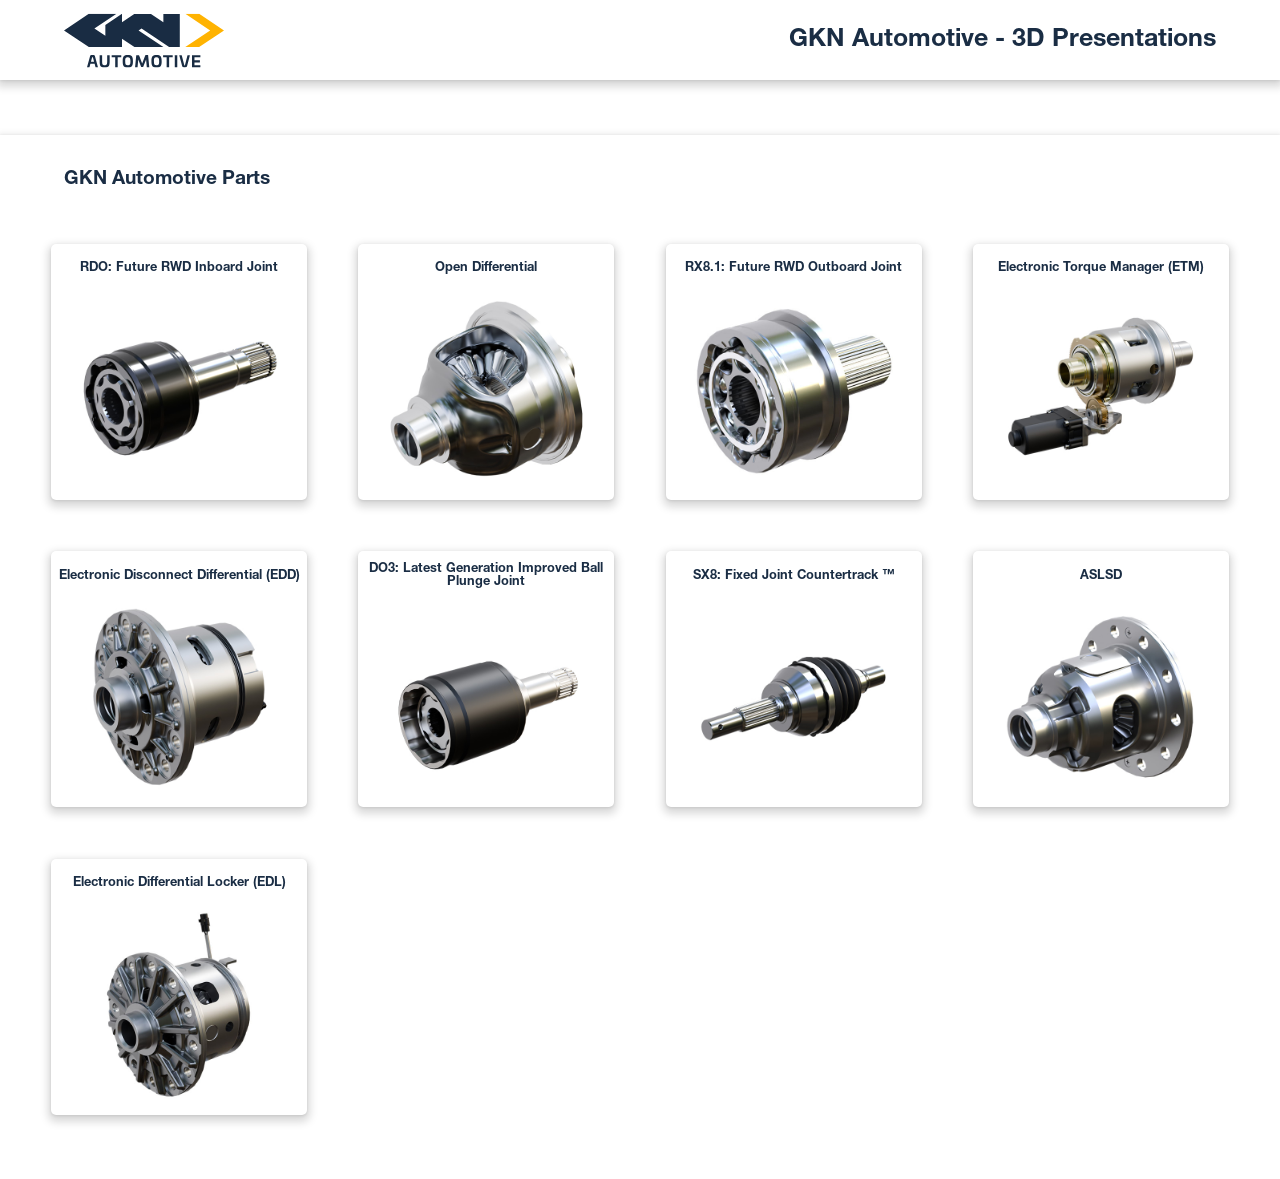
<file: index.html>
<!doctype html>
<html lang="en">

<head>
  <meta charset="UTF-8" />
  <link rel="icon" type="image/svg+xml" href="./Cheveron_process copy-frei.png" />
  <meta name="viewport" content="width=device-width, initial-scale=1.0" />
  <title>GKN 3D Presentations</title>
  <!-- css -->

  <link rel="manifest" href="./manifest.webmanifest">
  <meta name="theme-color" content="#1a1a1a">
  <meta name="mobile-web-app-capable" content="yes">
  <meta name="apple-mobile-web-app-status-bar-style" content="black-translucent">
  
  <!-- Safari/iOS specific meta tags -->
  <meta name="apple-mobile-web-app-capable" content="yes">
  <meta name="apple-mobile-web-app-title" content="GKN 3D">
  <link rel="apple-touch-icon" href="./Icon.png">
  <link rel="apple-touch-startup-image" href="./Icon.png">

  <script type="module" crossorigin src="./assets/index-BbZHvF1y.js"></script>
  <link rel="modulepreload" crossorigin href="./assets/registerSW-DZd08vq9.js">
  <link rel="stylesheet" crossorigin href="./assets/registerSW-akzN68TD.css">
  <link rel="stylesheet" crossorigin href="./assets/index-C89SPotJ.css">
  <script type="module">import.meta.url;import("_").catch(()=>1);(async function*(){})().next();if(location.protocol!="file:"){window.__vite_is_modern_browser=true}</script>
  <script type="module">!function(){if(window.__vite_is_modern_browser)return;console.warn("vite: loading legacy chunks, syntax error above and the same error below should be ignored");var e=document.getElementById("vite-legacy-polyfill"),n=document.createElement("script");n.src=e.src,n.onload=function(){System.import(document.getElementById('vite-legacy-entry').getAttribute('data-src'))},document.body.appendChild(n)}();</script>
</head>

<body>
  <div id="app-home">
    <div id="heading">
      <div id="logo"></div>
      <div id="homeTitle">GKN Automotive - 3D Presentations</div>
    </div>
    <div id="devicesContainer">
      <div id="devicesTitle">GKN Automotive Parts</div>
      <div id="devicesListContainer">
        <a href="./rdo.html">
          <div class="deviceContainer">
            <div class="deviceName">RDO: Future RWD Inboard Joint</div>
            <div class="deviceImage" id="rdoImage"></div>
          </div>
        </a>
        <!-- <a href="https://quincecreative.github.io/openDifferential/"> -->
        <a href="./openDifferential.html">
          <div class="deviceContainer">
            <div class="deviceName">Open Differential</div>
            <div class="deviceImage" id="openDifferentialImage"></div>
          </div>
        </a>
        <!-- <a href="https://quincecreative.github.io/RX8/"> -->
        <a href="./rx8.html">
          <div class="deviceContainer">
            <div class="deviceName">RX8.1: Future RWD Outboard Joint</div>
            <div class="deviceImage" id="rx8Image"></div>
          </div>
        </a>
        <!-- <a href="https://quincecreative.github.io/ETM/"> -->
        <a href="./etm.html">
          <div class="deviceContainer">
            <div class="deviceName">Electronic Torque Manager (ETM)</div>
            <div class="deviceImage" id="etmImage"></div>
          </div>
        </a>
        <!-- <a href="https://quincecreative.github.io/EDD/"> -->
        <a href="./edd.html">
          <div class="deviceContainer">
            <div class="deviceName">Electronic Disconnect Differential (EDD)</div>
            <div class="deviceImage" id="eddImage"></div>
          </div>
        </a>
        <!-- <a href="https://quincecreative.github.io/DO3/"> -->
        <a href="./do3.html">
          <div class="deviceContainer">
            <div class="deviceName">DO3: Latest Generation Improved Ball Plunge Joint</div>
            <div class="deviceImage" id="do3Image"></div>
          </div>
        </a>
        <a href="./sx8_asm.html">
          <div class="deviceContainer">
            <div class="deviceName">SX8: Fixed Joint Countertrack ™</div>
            <div class="deviceImage" id="sx8Image"></div>
          </div>
        </a>
        <a href="./aslsd.html">
          <div class="deviceContainer">
            <div class="deviceName">ASLSD</div>
            <div class="deviceImage" id="aslsdImage"></div>
          </div>
        </a>
        <a href="./edl.html">
          <div class="deviceContainer">
            <div class="deviceName">Electronic Differential Locker (EDL)</div>
            <div class="deviceImage" id="edlImage"></div>
          </div>
        </a>
      </div>
    </div>
  <script nomodule>!function(){var e=document,t=e.createElement("script");if(!("noModule"in t)&&"onbeforeload"in t){var n=!1;e.addEventListener("beforeload",(function(e){if(e.target===t)n=!0;else if(!e.target.hasAttribute("nomodule")||!n)return;e.preventDefault()}),!0),t.type="module",t.src=".",e.head.appendChild(t),t.remove()}}();</script>
  <script nomodule crossorigin id="vite-legacy-polyfill" src="./assets/polyfills-legacy-Cq4gPTny.js"></script>
  <script nomodule crossorigin id="vite-legacy-entry" data-src="./assets/index-legacy-ohpkfy7d.js">System.import(document.getElementById('vite-legacy-entry').getAttribute('data-src'))</script>
</body>

</html>
</file>
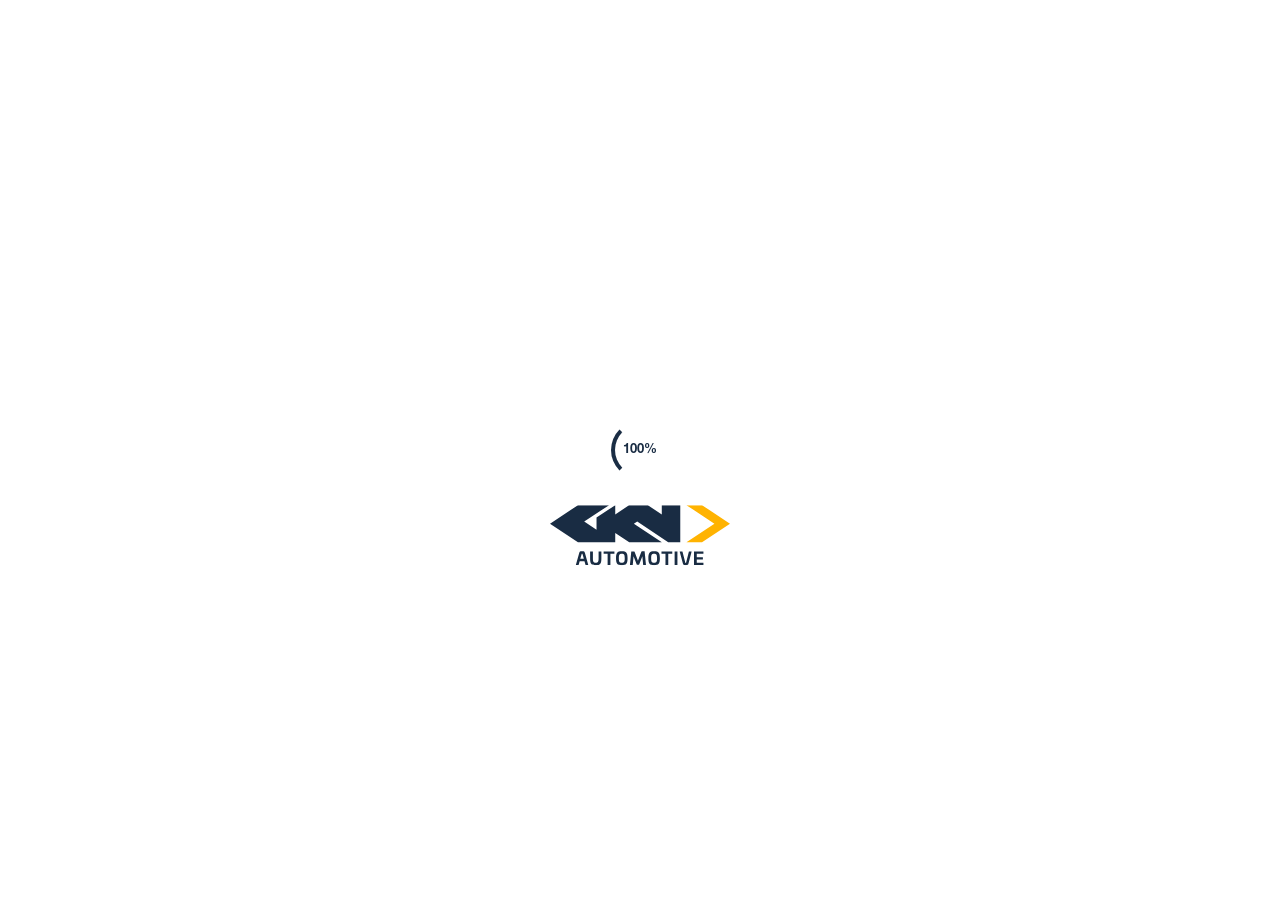
<file: aslsd.html>
<!doctype html>
<html lang="en">

<head>
    <meta charset="UTF-8" />
    <link rel="icon" type="image/svg+xml" href="./Cheveron_process copy-frei.png" />
    <meta name="viewport" content="width=device-width, initial-scale=1.0" />
    <title>GKN - ASLSD</title>
    <!-- css -->
    <!-- Add Font Awesome CSS -->
    <!-- <link rel="stylesheet" href="style/font-awesome-6-5-1.css"> -->
    
    <link rel="manifest" href="./manifest.webmanifest">
    <meta name="theme-color" content="#1a1a1a">
    <meta name="mobile-web-app-capable" content="yes">
    <meta name="apple-mobile-web-app-status-bar-style" content="black-translucent">
    
    <!-- Safari/iOS specific meta tags -->
    <meta name="apple-mobile-web-app-capable" content="yes">
    <meta name="apple-mobile-web-app-title" content="GKN 3D">
    <link rel="apple-touch-icon" href="./Icon.png">
    <link rel="apple-touch-startup-image" href="./Icon.png">
  <script type="module" crossorigin src="./assets/aslsd-BNoH6BZf.js"></script>
  <link rel="modulepreload" crossorigin href="./assets/registerSW-DZd08vq9.js">
  <link rel="modulepreload" crossorigin href="./assets/orientationChengeChecker-BI50UZJ1.js">
  <link rel="modulepreload" crossorigin href="./assets/meshVisibilityHagdler-DMKPUQ71.js">
  <link rel="stylesheet" crossorigin href="./assets/registerSW-akzN68TD.css">
  <script type="module">import.meta.url;import("_").catch(()=>1);(async function*(){})().next();if(location.protocol!="file:"){window.__vite_is_modern_browser=true}</script>
  <script type="module">!function(){if(window.__vite_is_modern_browser)return;console.warn("vite: loading legacy chunks, syntax error above and the same error below should be ignored");var e=document.getElementById("vite-legacy-polyfill"),n=document.createElement("script");n.src=e.src,n.onload=function(){System.import(document.getElementById('vite-legacy-entry').getAttribute('data-src'))},document.body.appendChild(n)}();</script>
</head>

<body>
    <div id="app">
        <!-- loading spinnerrrrr -->
        <div id="loadingSpinner">
            <div id="loadingSpinnerBorder"></div>
            <div id="loadingPercentages">0%</div>
            <div id="loadingLogo"></div>
            <!-- <div id="loadingLogo" style="background-image: url(jasperosso_logo_txt_black.svg)"></div> -->
        </div>

        <!-- FLIP DEVICE -->
        <div id="orientationScreenContainer">
            <div id="orientationScreenLogo"></div>
            <div id="orientationScreenImg"></div>
            <div id="orientationScreenText">Please rotate your device</div>
        </div>

        <canvas id="renderCanvas"></canvas>

        <a href="./index.html">
            <div id="goToHomeButton">
                <!-- <i class="fa-solid fa-arrow-left"></i> -->
            </div>
        </a>

        <div id="modelNameContainer">
            <div id="modelNameText">ASLSD</div>
        </div>

        <div id="productDisplayLogo"></div>

        <!-- actions container -->
        <div id="actionsContainer">
            <div class="actionButton" id="assembleActionButton" style="background-image: url(./icons/assemble3.svg);">
            </div>
            <div class="actionButton" id="disassembleActionButton"
                style="background-image: url(./icons/disassemble3.svg);"></div>
            <div class="actionButton" id="playActionButton" style="background-image: url(./icons/play.svg);"></div>
        </div>

        <!-- anotations -->
        <div id="anotationVisibilityContainer" style="left: 230px;">
            <div id="anotationVisibilityText">Annotations</div>
            <input type="checkbox" id="anotationVisibilityCheckbox" checked>
        </div>


        <!-- <div id="title">ATOM 2 PRO</div> -->
        <div id="menu-container">
            <div id="menuTittle">
                <!-- <div id="menuTittleIcon"><i id="menuTittleIconFa" class="fa-solid fa-chevron-right"></i></div> -->
                <div id="menuTittleText">ASLSD</div>
            </div>

            <div id="menuContent">
                <div id="menuContentImage">
                    <div id="playVideoContainer">
                        <video id="playVideoVideo" src="./videos/ASLSD_Strelice_1_720.mp4" muted loop></video>
                    </div>
                </div>
                <div id="menuContentText"></div>
            </div>

        </div>

        <!-- VIDEO -->
        <!-- <div id="playVideoContainer">
            <video id="playVideoVideo" src="./videos/aslsd_animation_video.mp4" muted loop></video>
        </div> -->

        <!-- FPS -->
        <!-- <p id='fps'
    style="position: absolute; bottom: 1vw; right: 20vw; font-size: 40px; color: rgb(255, 255, 255); z-index: 1000;">
    1111</p>
    </div> -->
  <script nomodule>!function(){var e=document,t=e.createElement("script");if(!("noModule"in t)&&"onbeforeload"in t){var n=!1;e.addEventListener("beforeload",(function(e){if(e.target===t)n=!0;else if(!e.target.hasAttribute("nomodule")||!n)return;e.preventDefault()}),!0),t.type="module",t.src=".",e.head.appendChild(t),t.remove()}}();</script>
  <script nomodule crossorigin id="vite-legacy-polyfill" src="./assets/polyfills-legacy-Cq4gPTny.js"></script>
  <script nomodule crossorigin id="vite-legacy-entry" data-src="./assets/aslsd-legacy-CCUJGMlV.js">System.import(document.getElementById('vite-legacy-entry').getAttribute('data-src'))</script>
</body>

</html>
</file>
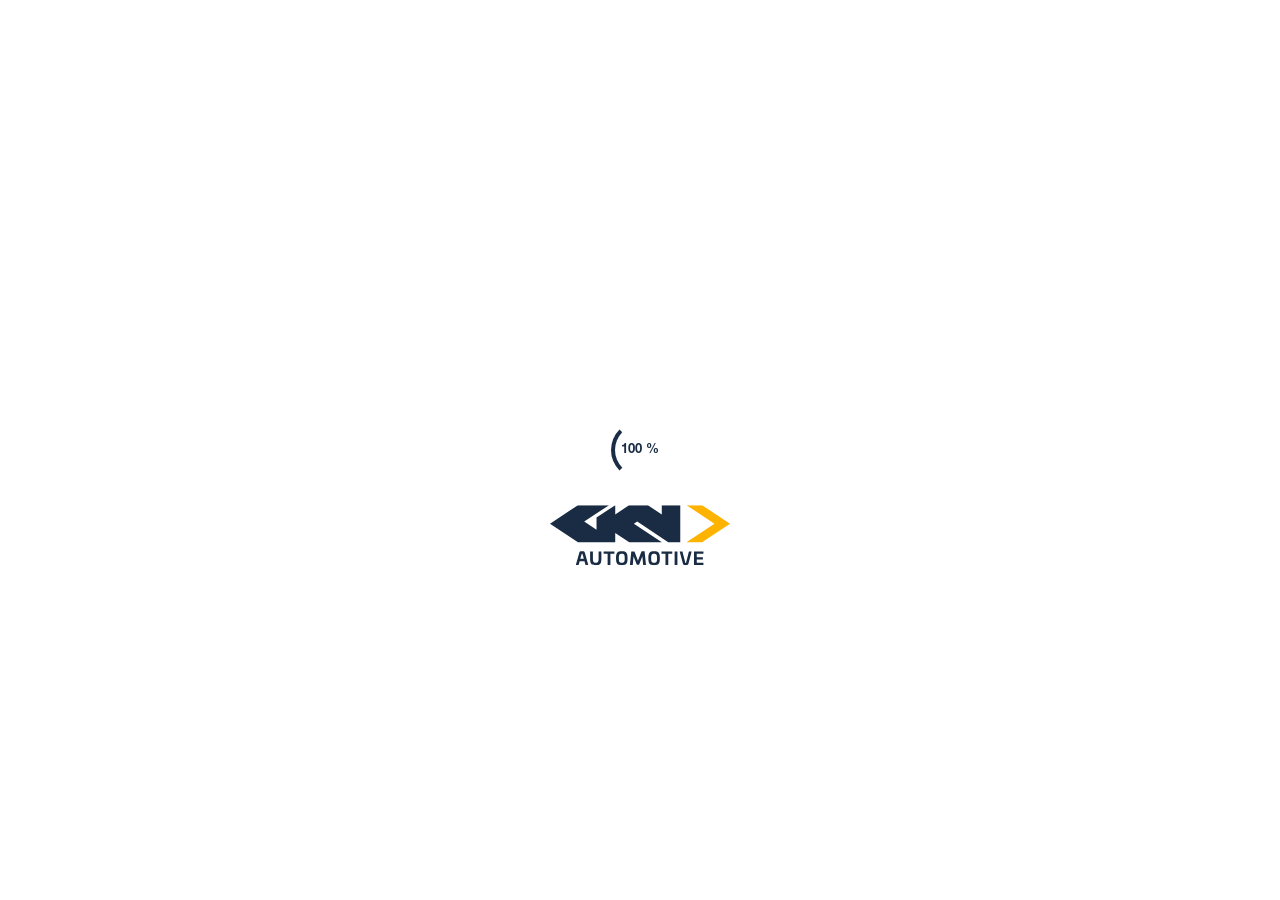
<file: aslsdMazda.html>
<!doctype html>
<html lang="en">

<head>
    <meta charset="UTF-8" />
    <link rel="icon" type="image/svg+xml" href="./Cheveron_process copy-frei.png" />
    <meta name="viewport" content="width=device-width, initial-scale=1.0" />
    <title>GKN - ASLSD Mazda</title>
    <!-- css -->
    <!-- Add Font Awesome CSS -->
    <link rel="stylesheet" href="https://cdnjs.cloudflare.com/ajax/libs/font-awesome/6.5.1/css/all.min.css">

  <script type="module" crossorigin src="./assets/aslsdMazda-C4YPW39L.js"></script>
  <link rel="modulepreload" crossorigin href="./assets/style-e9omIuDW.js">
  <link rel="modulepreload" crossorigin href="./assets/orientationChengeChecker-C3xQHsJx.js">
  <link rel="modulepreload" crossorigin href="./assets/meshVisibilityHagdler-DjvtxNQU.js">
  <link rel="stylesheet" crossorigin href="./assets/style-BDjtOpyY.css">
  <script type="module">import.meta.url;import("_").catch(()=>1);(async function*(){})().next();if(location.protocol!="file:"){window.__vite_is_modern_browser=true}</script>
  <script type="module">!function(){if(window.__vite_is_modern_browser)return;console.warn("vite: loading legacy chunks, syntax error above and the same error below should be ignored");var e=document.getElementById("vite-legacy-polyfill"),n=document.createElement("script");n.src=e.src,n.onload=function(){System.import(document.getElementById('vite-legacy-entry').getAttribute('data-src'))},document.body.appendChild(n)}();</script>
</head>

<body>
    <div id="app">
        <!-- loading spinnerrrrr -->
        <div id="loadingSpinner">
            <div id="loadingSpinnerBorder"></div>
            <div id="loadingPercentages">0%</div>
            <div id="loadingLogo"></div>
            <!-- <div id="loadingLogo" style="background-image: url(jasperosso_logo_txt_black.svg)"></div> -->
        </div>

        <!-- FLIP DEVICE -->
        <div id="orientationScreenContainer">
            <div id="orientationScreenLogo"></div>
            <div id="orientationScreenImg"></div>
            <div id="orientationScreenText">Please rotate your device</div>
        </div>

        <canvas id="renderCanvas"></canvas>

        <a href="./index.html">
            <div id="goToHomeButton">
                <i class="fa-solid fa-arrow-left"></i>
            </div>
        </a>

        <div id="modelNameContainer">
            <div id="modelNameText">ASLSD Mazda</div>
        </div>

        <div id="productDisplayLogo"></div>

        <!-- actions container -->
        <div id="actionsContainer">
            <div class="actionButton" id="assembleActionButton" style="background-image: url(./icons/assemble3.svg);">
            </div>
            <div class="actionButton" id="disassembleActionButton"
                style="background-image: url(./icons/disassemble3.svg);"></div>
            <div class="actionButton" id="playActionButton" style="background-image: url(./icons/play.svg);"></div>
        </div>

        <!-- anotations -->
        <div id="anotationVisibilityContainer" style="left: 230px;">
            <div id="anotationVisibilityText">Annotations</div>
            <input type="checkbox" id="anotationVisibilityCheckbox" checked>
        </div>


        <!-- <div id="title">ATOM 2 PRO</div> -->
        <div id="menu-container">
            <div id="menuTittle">
                <!-- <div id="menuTittleIcon"><i id="menuTittleIconFa" class="fa-solid fa-chevron-right"></i></div> -->
                <div id="menuTittleText">ASLSD Mazda</div>
            </div>

            <div id="menuContent">
                <div id="menuContentImage">
                    <div id="playVideoContainer">
                        <video id="playVideoVideo" src="./videos/ASLSD_Strelice_1_720.mp4" muted loop></video>
                    </div>
                </div>
                <div id="menuContentText"></div>
            </div>

        </div>

        <!-- VIDEO -->
        <!-- <div id="playVideoContainer">
            <video id="playVideoVideo" src="./videos/aslsd_animation_video.mp4" muted loop></video>
        </div> -->

        <!-- FPS -->
        <!-- <p id='fps'
    style="position: absolute; bottom: 1vw; right: 20vw; font-size: 40px; color: rgb(255, 255, 255); z-index: 1000;">
    1111</p>
    </div> -->
  <script nomodule>!function(){var e=document,t=e.createElement("script");if(!("noModule"in t)&&"onbeforeload"in t){var n=!1;e.addEventListener("beforeload",(function(e){if(e.target===t)n=!0;else if(!e.target.hasAttribute("nomodule")||!n)return;e.preventDefault()}),!0),t.type="module",t.src=".",e.head.appendChild(t),t.remove()}}();</script>
  <script nomodule crossorigin id="vite-legacy-polyfill" src="./assets/polyfills-legacy-rg0x7tXo.js"></script>
  <script nomodule crossorigin id="vite-legacy-entry" data-src="./assets/aslsdMazda-legacy-DW0SrYrr.js">System.import(document.getElementById('vite-legacy-entry').getAttribute('data-src'))</script>
</body>

</html>
</file>
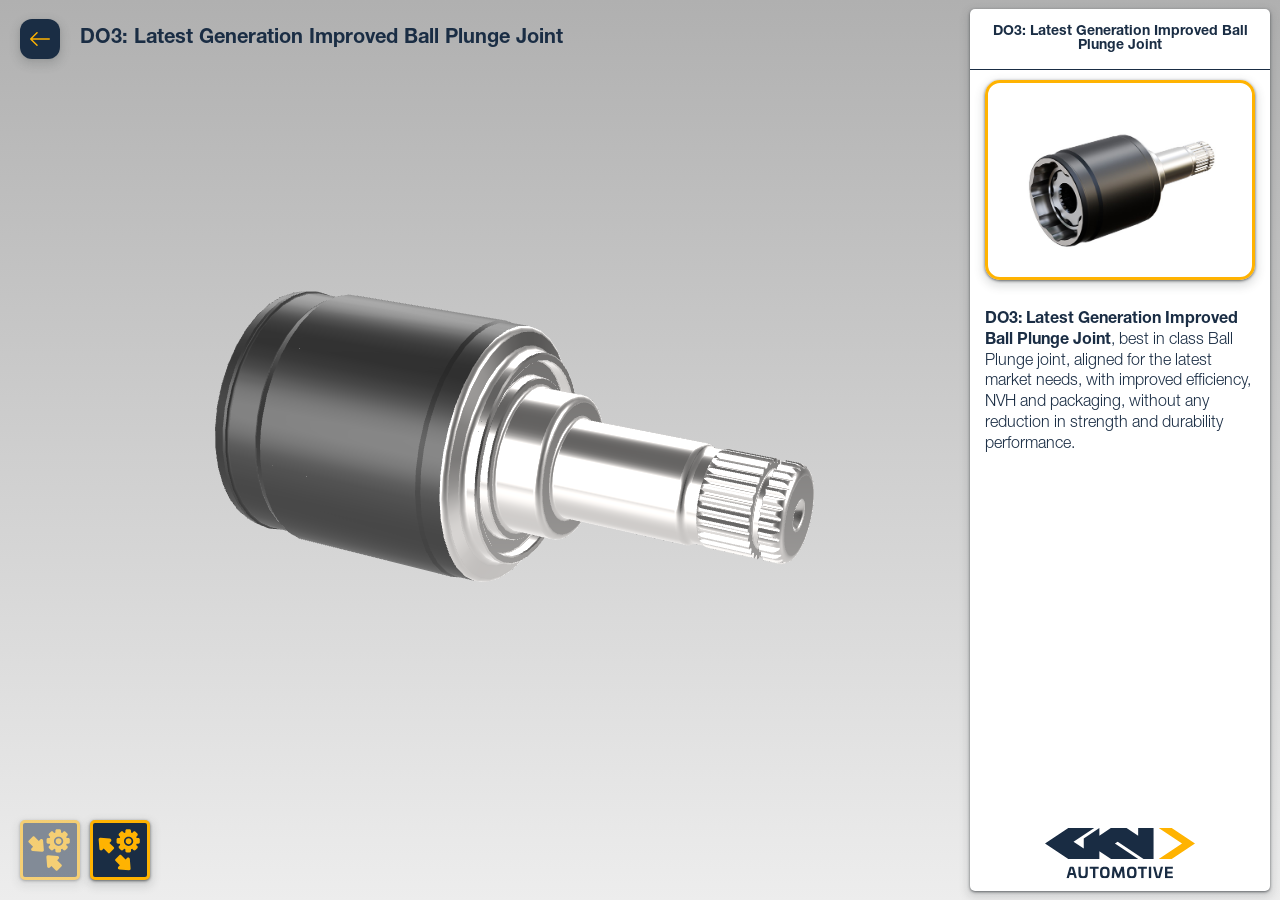
<file: do3.html>
<!doctype html>
<html lang="en">

<head>
    <meta charset="UTF-8" />
    <link rel="icon" type="image/svg+xml" href="./Cheveron_process copy-frei.png" />
    <meta name="viewport" content="width=device-width, initial-scale=1.0" />
    <title>GKN - DO3: Latest Generation Improved Ball Plunge Joint</title>
    <!-- css -->
    <!-- Add Font Awesome CSS -->
    <!-- <link rel="stylesheet" href="style/font-awesome-6-5-1.css"> -->

    <link rel="manifest" href="./manifest.webmanifest">
    <meta name="theme-color" content="#1a1a1a">
    <meta name="mobile-web-app-capable" content="yes">
    <meta name="apple-mobile-web-app-status-bar-style" content="black-translucent">
    
    <!-- Safari/iOS specific meta tags -->
    <meta name="apple-mobile-web-app-capable" content="yes">
    <meta name="apple-mobile-web-app-title" content="GKN 3D">
    <link rel="apple-touch-icon" href="./Icon.png">
    <link rel="apple-touch-startup-image" href="./Icon.png">

  <script type="module" crossorigin src="./assets/do3-fIvBYLhS.js"></script>
  <link rel="modulepreload" crossorigin href="./assets/registerSW-DZd08vq9.js">
  <link rel="modulepreload" crossorigin href="./assets/orientationChengeChecker-BI50UZJ1.js">
  <link rel="stylesheet" crossorigin href="./assets/registerSW-akzN68TD.css">
  <script type="module">import.meta.url;import("_").catch(()=>1);(async function*(){})().next();if(location.protocol!="file:"){window.__vite_is_modern_browser=true}</script>
  <script type="module">!function(){if(window.__vite_is_modern_browser)return;console.warn("vite: loading legacy chunks, syntax error above and the same error below should be ignored");var e=document.getElementById("vite-legacy-polyfill"),n=document.createElement("script");n.src=e.src,n.onload=function(){System.import(document.getElementById('vite-legacy-entry').getAttribute('data-src'))},document.body.appendChild(n)}();</script>
</head>

<body>
    <div id="app">
        <!-- loading spinnerrrrr -->
        <div id="loadingSpinner">
            <div id="loadingSpinnerBorder"></div>
            <div id="loadingPercentages">0%</div>
            <div id="loadingLogo"></div>
            <!-- <div id="loadingLogo" style="background-image: url(jasperosso_logo_txt_black.svg)"></div> -->
        </div>

        <!-- FLIP DEVICE -->
        <div id="orientationScreenContainer">
            <div id="orientationScreenLogo"></div>
            <div id="orientationScreenImg"></div>
            <div id="orientationScreenText">Please rotate your device</div>
        </div>

        <canvas id="renderCanvas"></canvas>

        <a href="./index.html">
            <div id="goToHomeButton">
                <!-- <i class="fa-solid fa-arrow-left"></i> -->
            </div>
        </a>

        <div id="modelNameContainer">
            <div id="modelNameText">DO3: Latest Generation Improved Ball Plunge Joint</div>
        </div>

        <div id="productDisplayLogo"></div>

        <!-- actions container -->
        <div id="actionsContainer">
            <div class="actionButton" id="assembleActionButton" style="background-image: url(./icons/assemble3.svg);"></div>
            <div class="actionButton" id="disassembleActionButton" style="background-image: url(./icons/disassemble3.svg);"></div>
        </div>

        <!-- anotations -->
        <div id="anotationVisibilityContainer">
            <div id="anotationVisibilityText">Annotations</div>
            <input type="checkbox" id="anotationVisibilityCheckbox" checked>
        </div>


        <!-- <div id="title">ATOM 2 PRO</div> -->
        <div id="menu-container">
            <div id="menuTittle">
                <!-- <div id="menuTittleIcon"><i id="menuTittleIconFa" class="fa-solid fa-chevron-right"></i></div> -->
                <div id="menuTittleText" style="font-size: 14px;">DO3: Latest Generation Improved Ball Plunge Joint</div>
            </div>

            <div id="menuContent">
                <div id="menuContentImage"></div>
                <div id="menuContentText"></div>
            </div>

        </div>

        <!-- FPS -->
        <!-- <p id='fps'
    style="position: absolute; bottom: 1vw; right: 20vw; font-size: 40px; color: rgb(255, 255, 255); z-index: 1000;">
    1111</p>
    </div> -->
  <script nomodule>!function(){var e=document,t=e.createElement("script");if(!("noModule"in t)&&"onbeforeload"in t){var n=!1;e.addEventListener("beforeload",(function(e){if(e.target===t)n=!0;else if(!e.target.hasAttribute("nomodule")||!n)return;e.preventDefault()}),!0),t.type="module",t.src=".",e.head.appendChild(t),t.remove()}}();</script>
  <script nomodule crossorigin id="vite-legacy-polyfill" src="./assets/polyfills-legacy-Cq4gPTny.js"></script>
  <script nomodule crossorigin id="vite-legacy-entry" data-src="./assets/do3-legacy-BCcfWT-N.js">System.import(document.getElementById('vite-legacy-entry').getAttribute('data-src'))</script>
</body>

</html>
</file>
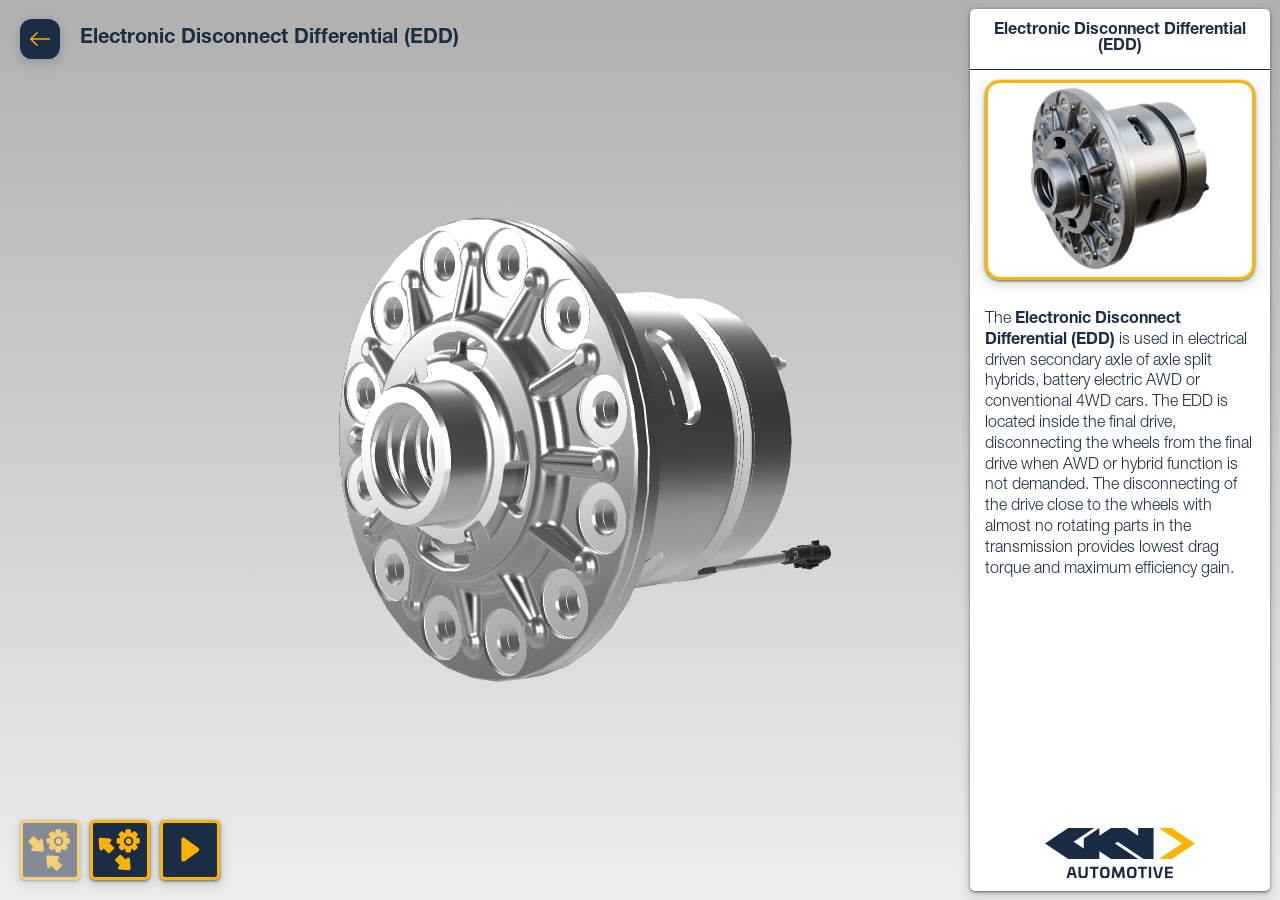
<file: edd.html>
<!doctype html>
<html lang="en">

<head>
    <meta charset="UTF-8" />
    <link rel="icon" type="image/svg+xml" href="./Cheveron_process copy-frei.png" />
    <meta name="viewport" content="width=device-width, initial-scale=1.0" />
    <title>GKN - Electronic Disconnect Differential (EDD)</title>
    <!-- css -->
    <!-- Add Font Awesome CSS -->
    <!-- <link rel="stylesheet" href="style/font-awesome-6-5-1.css"> -->

    <link rel="manifest" href="./manifest.webmanifest">
    <meta name="theme-color" content="#1a1a1a">
    <meta name="mobile-web-app-capable" content="yes">
    <meta name="apple-mobile-web-app-status-bar-style" content="black-translucent">
    
    <!-- Safari/iOS specific meta tags -->
    <meta name="apple-mobile-web-app-capable" content="yes">
    <meta name="apple-mobile-web-app-title" content="GKN 3D">
    <link rel="apple-touch-icon" href="./Icon.png">
    <link rel="apple-touch-startup-image" href="./Icon.png">

  <script type="module" crossorigin src="./assets/edd--wZsLvLN.js"></script>
  <link rel="modulepreload" crossorigin href="./assets/registerSW-DZd08vq9.js">
  <link rel="modulepreload" crossorigin href="./assets/orientationChengeChecker-BI50UZJ1.js">
  <link rel="modulepreload" crossorigin href="./assets/meshVisibilityHagdler-DMKPUQ71.js">
  <link rel="stylesheet" crossorigin href="./assets/registerSW-akzN68TD.css">
  <script type="module">import.meta.url;import("_").catch(()=>1);(async function*(){})().next();if(location.protocol!="file:"){window.__vite_is_modern_browser=true}</script>
  <script type="module">!function(){if(window.__vite_is_modern_browser)return;console.warn("vite: loading legacy chunks, syntax error above and the same error below should be ignored");var e=document.getElementById("vite-legacy-polyfill"),n=document.createElement("script");n.src=e.src,n.onload=function(){System.import(document.getElementById('vite-legacy-entry').getAttribute('data-src'))},document.body.appendChild(n)}();</script>
</head>

<body>
    <div id="app">
        <!-- loading spinnerrrrr -->
        <div id="loadingSpinner">
            <div id="loadingSpinnerBorder"></div>
            <div id="loadingPercentages">0%</div>
            <div id="loadingLogo"></div>
            <!-- <div id="loadingLogo" style="background-image: url(jasperosso_logo_txt_black.svg)"></div> -->
        </div>

        <!-- FLIP DEVICE -->
        <div id="orientationScreenContainer">
            <div id="orientationScreenLogo"></div>
            <div id="orientationScreenImg"></div>
            <div id="orientationScreenText">Please rotate your device</div>
        </div>

        <canvas id="renderCanvas"></canvas>

        <a href="./index.html">
            <div id="goToHomeButton">
                <!-- <i class="fa-solid fa-arrow-left"></i> -->
            </div>
        </a>

        <div id="modelNameContainer">
            <div id="modelNameText">Electronic Disconnect Differential (EDD)</div>
        </div>

        <div id="productDisplayLogo"></div>

        <!-- actions container -->
        <div id="actionsContainer">
            <div class="actionButton" id="assembleActionButton" style="background-image: url(./icons/assemble3.svg);"></div>
            <div class="actionButton" id="disassembleActionButton" style="background-image: url(./icons/disassemble3.svg);"></div>
            <div class="actionButton" id="playActionButton" style="background-image: url(./icons/play.svg);"></div>
        </div>

        <!-- anotations -->
        <div id="anotationVisibilityContainer" style="left: 230px;">
            <div id="anotationVisibilityText">Annotations</div>
            <input type="checkbox" id="anotationVisibilityCheckbox" checked>
        </div>


        <!-- <div id="title">ATOM 2 PRO</div> -->
        <div id="menu-container">
            <div id="menuTittle">
                <!-- <div id="menuTittleIcon"><i id="menuTittleIconFa" class="fa-solid fa-chevron-right"></i></div> -->
                <div id="menuTittleText">Electronic Disconnect Differential (EDD)</div>
            </div>

            <div id="menuContent">
                <div id="menuContentImage"></div>
                <div id="menuContentText"></div>
            </div>

        </div>

        <!-- FPS -->
        <!-- <p id='fps'
    style="position: absolute; bottom: 1vw; right: 20vw; font-size: 40px; color: rgb(255, 255, 255); z-index: 1000;">
    1111</p>
    </div> --> 
  <script nomodule>!function(){var e=document,t=e.createElement("script");if(!("noModule"in t)&&"onbeforeload"in t){var n=!1;e.addEventListener("beforeload",(function(e){if(e.target===t)n=!0;else if(!e.target.hasAttribute("nomodule")||!n)return;e.preventDefault()}),!0),t.type="module",t.src=".",e.head.appendChild(t),t.remove()}}();</script>
  <script nomodule crossorigin id="vite-legacy-polyfill" src="./assets/polyfills-legacy-Cq4gPTny.js"></script>
  <script nomodule crossorigin id="vite-legacy-entry" data-src="./assets/edd-legacy-DS0CGyQm.js">System.import(document.getElementById('vite-legacy-entry').getAttribute('data-src'))</script>
</body>

</html>
</file>
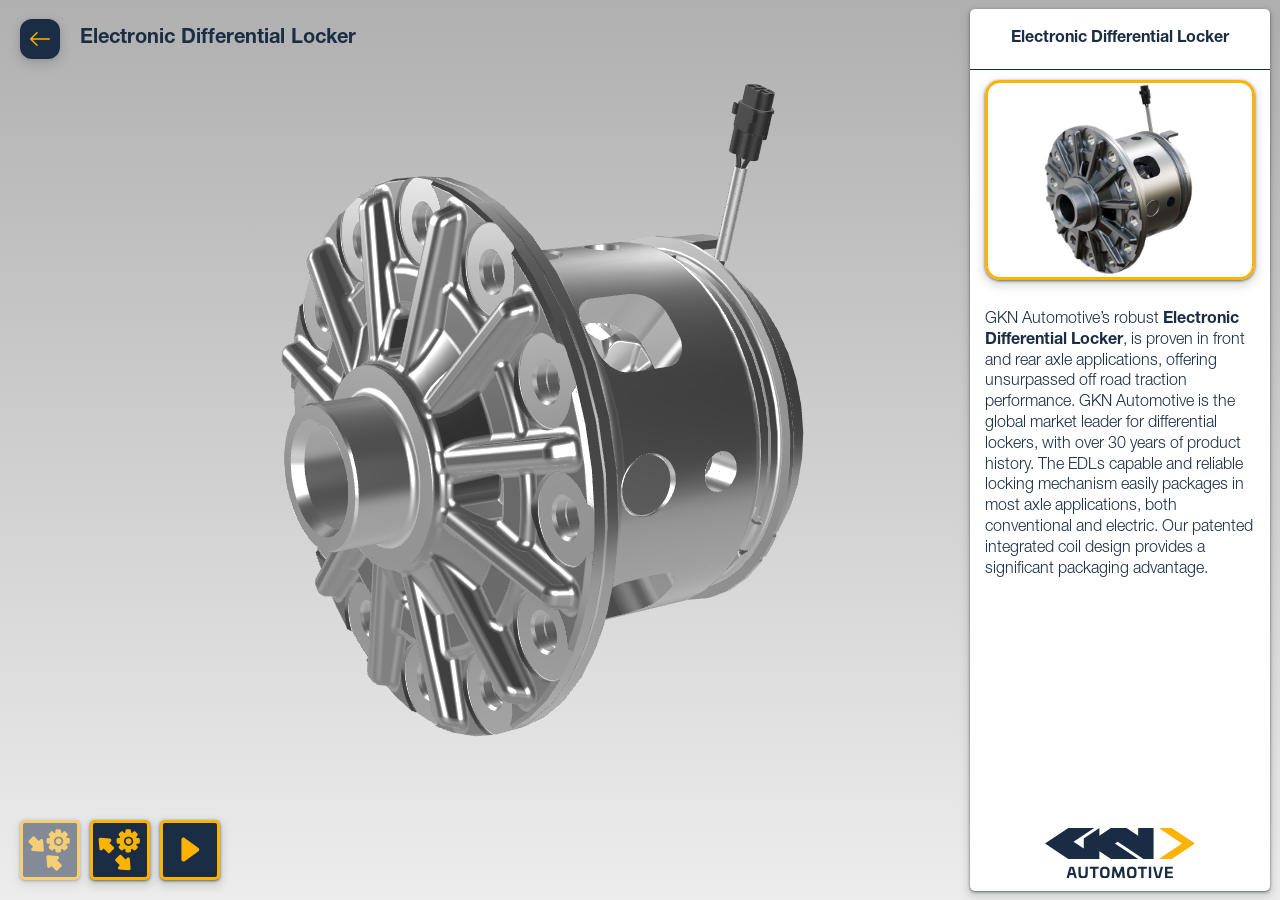
<file: edl.html>
<!doctype html>
<html lang="en">

<head>
    <meta charset="UTF-8" />
    <link rel="icon" type="image/svg+xml" href="./Cheveron_process copy-frei.png" />
    <meta name="viewport" content="width=device-width, initial-scale=1.0" />
    <title>GKN - Electronic Differential Locker</title>
    <!-- css -->
    <!-- Add Font Awesome CSS -->
    <!-- <link rel="stylesheet" href="style/font-awesome-6-5-1.css"> -->

    <link rel="manifest" href="./manifest.webmanifest">
    <meta name="theme-color" content="#1a1a1a">
    <meta name="mobile-web-app-capable" content="yes">
    <meta name="apple-mobile-web-app-status-bar-style" content="black-translucent">
    
    <!-- Safari/iOS specific meta tags -->
    <meta name="apple-mobile-web-app-capable" content="yes">
    <meta name="apple-mobile-web-app-title" content="GKN 3D">
    <link rel="apple-touch-icon" href="./Icon.png">
    <link rel="apple-touch-startup-image" href="./Icon.png">

  <script type="module" crossorigin src="./assets/edl-Dny8ydC0.js"></script>
  <link rel="modulepreload" crossorigin href="./assets/registerSW-DZd08vq9.js">
  <link rel="modulepreload" crossorigin href="./assets/orientationChengeChecker-BI50UZJ1.js">
  <link rel="modulepreload" crossorigin href="./assets/meshVisibilityHagdler-DMKPUQ71.js">
  <link rel="stylesheet" crossorigin href="./assets/registerSW-akzN68TD.css">
  <script type="module">import.meta.url;import("_").catch(()=>1);(async function*(){})().next();if(location.protocol!="file:"){window.__vite_is_modern_browser=true}</script>
  <script type="module">!function(){if(window.__vite_is_modern_browser)return;console.warn("vite: loading legacy chunks, syntax error above and the same error below should be ignored");var e=document.getElementById("vite-legacy-polyfill"),n=document.createElement("script");n.src=e.src,n.onload=function(){System.import(document.getElementById('vite-legacy-entry').getAttribute('data-src'))},document.body.appendChild(n)}();</script>
</head>

<body>
    <div id="app">
        <!-- loading spinnerrrrr -->
        <div id="loadingSpinner">
            <div id="loadingSpinnerBorder"></div>
            <div id="loadingPercentages">0%</div>
            <div id="loadingLogo"></div>
            <!-- <div id="loadingLogo" style="background-image: url(jasperosso_logo_txt_black.svg)"></div> -->
        </div>

        <!-- FLIP DEVICE -->
        <div id="orientationScreenContainer">
            <div id="orientationScreenLogo"></div>
            <div id="orientationScreenImg"></div>
            <div id="orientationScreenText">Please rotate your device</div>
        </div>

        <canvas id="renderCanvas"></canvas>

        <a href="./index.html">
            <div id="goToHomeButton">
                <!-- <i class="fa-solid fa-arrow-left"></i> -->
            </div>
        </a>

        <div id="modelNameContainer">
            <div id="modelNameText">Electronic Differential Locker</div>
        </div>

        <div id="productDisplayLogo"></div>

        <!-- actions container -->
        <div id="actionsContainer">
            <div class="actionButton" id="assembleActionButton" style="background-image: url(./icons/assemble3.svg);"></div>
            <div class="actionButton" id="disassembleActionButton" style="background-image: url(./icons/disassemble3.svg);"></div>
            <div class="actionButton" id="playActionButton" style="background-image: url(./icons/play.svg);"></div>
        </div>

        <!-- anotations -->
        <div id="anotationVisibilityContainer" style="left: 230px;">
            <div id="anotationVisibilityText">Annotations</div>
            <input type="checkbox" id="anotationVisibilityCheckbox" checked>
        </div>


        <!-- <div id="title">ATOM 2 PRO</div> -->
        <div id="menu-container">
            <div id="menuTittle">
                <!-- <div id="menuTittleIcon"><i id="menuTittleIconFa" class="fa-solid fa-chevron-right"></i></div> -->
                <div id="menuTittleText">Electronic Differential Locker</div>
            </div>

            <div id="menuContent">
                <div id="menuContentImage"></div>
                <div id="menuContentText"></div>
            </div>

        </div>

        <!-- FPS -->
        <!-- <p id='fps'
    style="position: absolute; bottom: 1vw; right: 20vw; font-size: 40px; color: rgb(255, 255, 255); z-index: 1000;">
    1111</p>
    </div> -->
  <script nomodule>!function(){var e=document,t=e.createElement("script");if(!("noModule"in t)&&"onbeforeload"in t){var n=!1;e.addEventListener("beforeload",(function(e){if(e.target===t)n=!0;else if(!e.target.hasAttribute("nomodule")||!n)return;e.preventDefault()}),!0),t.type="module",t.src=".",e.head.appendChild(t),t.remove()}}();</script>
  <script nomodule crossorigin id="vite-legacy-polyfill" src="./assets/polyfills-legacy-Cq4gPTny.js"></script>
  <script nomodule crossorigin id="vite-legacy-entry" data-src="./assets/edl-legacy-CLX6OB3M.js">System.import(document.getElementById('vite-legacy-entry').getAttribute('data-src'))</script>
</body>

</html>
</file>
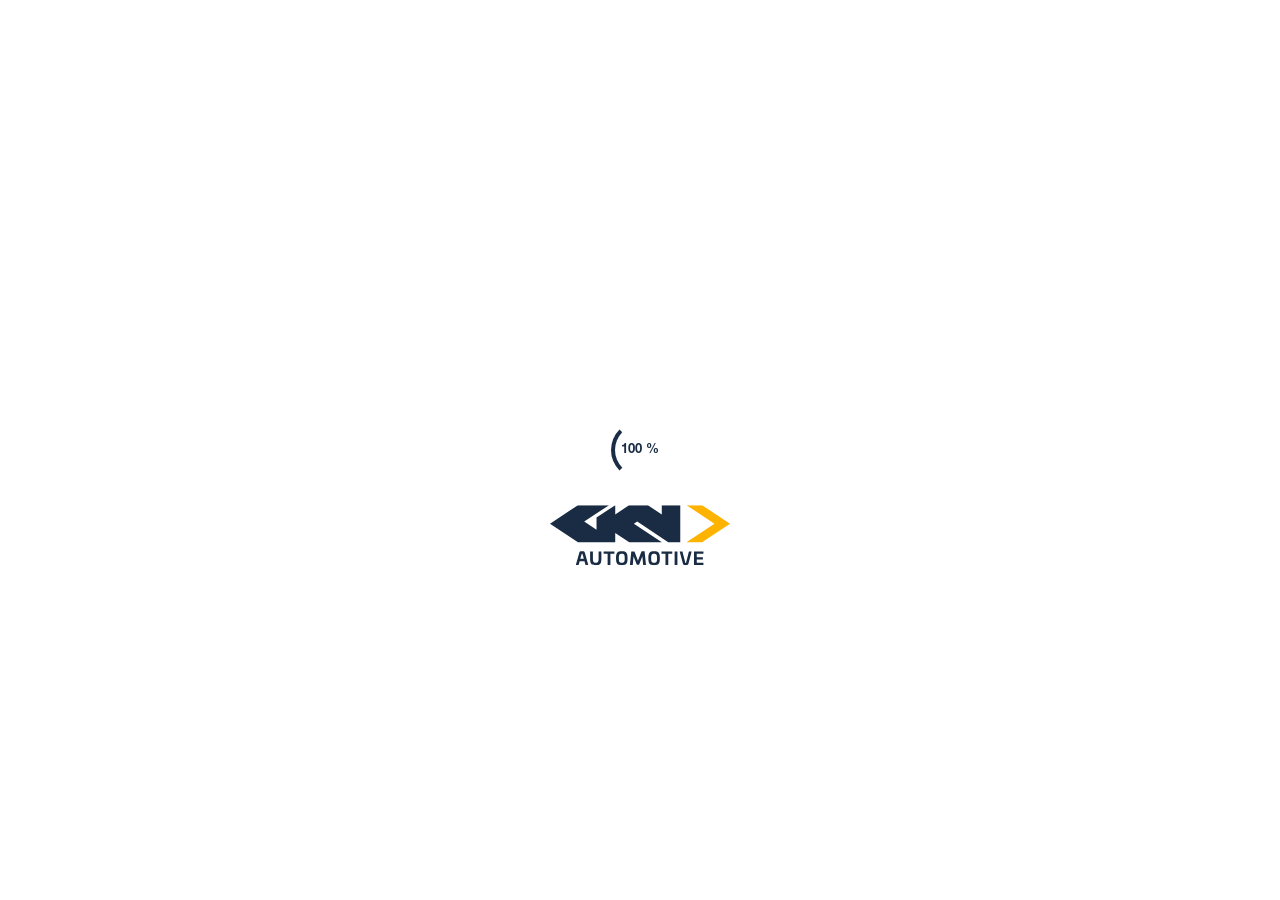
<file: etm.html>
<!doctype html>
<html lang="en">

<head>
    <meta charset="UTF-8" />
    <link rel="icon" type="image/svg+xml" href="./Cheveron_process copy-frei.png" />
    <meta name="viewport" content="width=device-width, initial-scale=1.0" />
    <title>GKN - Electronic Torque Manager (ETM)</title>
    <!-- css -->
    <!-- Add Font Awesome CSS -->
    <!-- <link rel="stylesheet" href="style/font-awesome-6-5-1.css"> -->

    <link rel="manifest" href="./manifest.webmanifest">
    <meta name="theme-color" content="#1a1a1a">
    <meta name="mobile-web-app-capable" content="yes">
    <meta name="apple-mobile-web-app-status-bar-style" content="black-translucent">
    
    <!-- Safari/iOS specific meta tags -->
    <meta name="apple-mobile-web-app-capable" content="yes">
    <meta name="apple-mobile-web-app-title" content="GKN 3D">
    <link rel="apple-touch-icon" href="./Icon.png">
    <link rel="apple-touch-startup-image" href="./Icon.png">

  <script type="module" crossorigin src="./assets/etm-4xxr6ixD.js"></script>
  <link rel="modulepreload" crossorigin href="./assets/registerSW-DZd08vq9.js">
  <link rel="modulepreload" crossorigin href="./assets/orientationChengeChecker-BI50UZJ1.js">
  <link rel="modulepreload" crossorigin href="./assets/meshVisibilityHagdler-DMKPUQ71.js">
  <link rel="stylesheet" crossorigin href="./assets/registerSW-akzN68TD.css">
  <script type="module">import.meta.url;import("_").catch(()=>1);(async function*(){})().next();if(location.protocol!="file:"){window.__vite_is_modern_browser=true}</script>
  <script type="module">!function(){if(window.__vite_is_modern_browser)return;console.warn("vite: loading legacy chunks, syntax error above and the same error below should be ignored");var e=document.getElementById("vite-legacy-polyfill"),n=document.createElement("script");n.src=e.src,n.onload=function(){System.import(document.getElementById('vite-legacy-entry').getAttribute('data-src'))},document.body.appendChild(n)}();</script>
</head>

<body>
    <div id="app">
        <!-- loading spinnerrrrr -->
        <div id="loadingSpinner">
            <div id="loadingSpinnerBorder"></div>
            <div id="loadingPercentages">0%</div>
            <div id="loadingLogo"></div>
            <!-- <div id="loadingLogo" style="background-image: url(jasperosso_logo_txt_black.svg)"></div> -->
        </div>

        <!-- FLIP DEVICE -->
        <div id="orientationScreenContainer">
            <div id="orientationScreenLogo"></div>
            <div id="orientationScreenImg"></div>
            <div id="orientationScreenText">Please rotate your device</div>
        </div>

        <canvas id="renderCanvas"></canvas>

        <a href="./index.html">
            <div id="goToHomeButton">
                <!-- <i class="fa-solid fa-arrow-left"></i> -->
            </div>
        </a>

        <div id="modelNameContainer">
            <div id="modelNameText">Electronic Torque Manager (ETM)</div>
        </div>

        <div id="productDisplayLogo"></div>

        <!-- actions container -->
        <div id="actionsContainer">
            <div class="actionButton" id="assembleActionButton" style="background-image: url(./icons/assemble3.svg);"></div>
            <div class="actionButton" id="disassembleActionButton" style="background-image: url(./icons/disassemble3.svg);"></div>
            <div class="actionButton" id="playActionButton" style="background-image: url(./icons/play.svg);"></div>
        </div>

        <!-- anotations -->
        <div id="anotationVisibilityContainer" style="left: 230px;">
            <div id="anotationVisibilityText">Annotations</div>
            <input type="checkbox" id="anotationVisibilityCheckbox" checked>
        </div>


        <!-- <div id="title">ATOM 2 PRO</div> -->
        <div id="menu-container">
            <div id="menuTittle">
                <!-- <div id="menuTittleIcon"><i id="menuTittleIconFa" class="fa-solid fa-chevron-right"></i></div> -->
                <div id="menuTittleText">Electronic Torque Manager (ETM)</div>
            </div>

            <div id="menuContent">
                <div id="menuContentImage"></div>
                <div id="menuContentText"></div>
            </div>

        </div>

        <!-- FPS -->
        <!-- <p id='fps'
    style="position: absolute; bottom: 1vw; right: 20vw; font-size: 40px; color: rgb(255, 255, 255); z-index: 1000;">
    1111</p>
    </div> -->
  <script nomodule>!function(){var e=document,t=e.createElement("script");if(!("noModule"in t)&&"onbeforeload"in t){var n=!1;e.addEventListener("beforeload",(function(e){if(e.target===t)n=!0;else if(!e.target.hasAttribute("nomodule")||!n)return;e.preventDefault()}),!0),t.type="module",t.src=".",e.head.appendChild(t),t.remove()}}();</script>
  <script nomodule crossorigin id="vite-legacy-polyfill" src="./assets/polyfills-legacy-Cq4gPTny.js"></script>
  <script nomodule crossorigin id="vite-legacy-entry" data-src="./assets/etm-legacy-CHuUr4fw.js">System.import(document.getElementById('vite-legacy-entry').getAttribute('data-src'))</script>
</body>

</html>
</file>
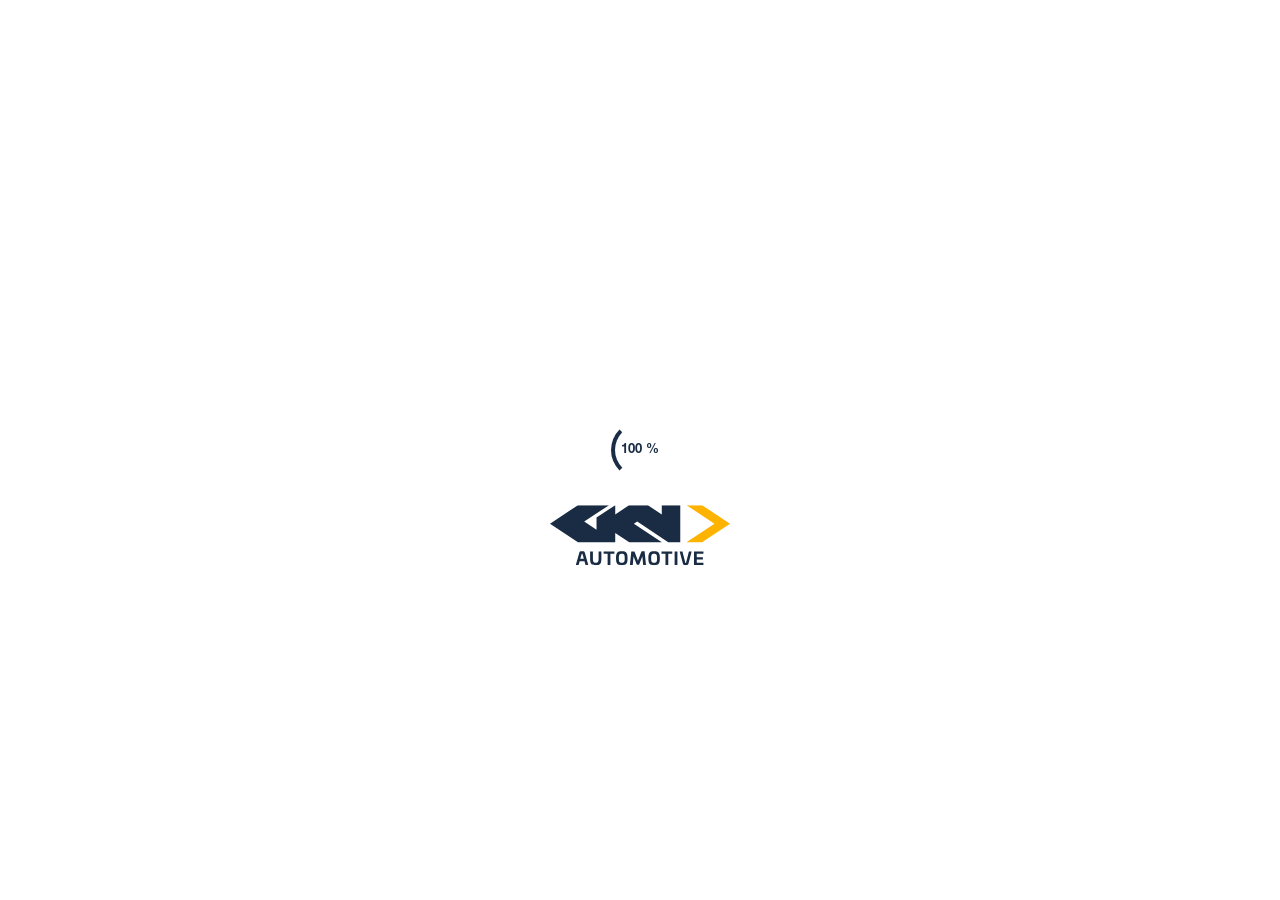
<file: ld71.html>
<!doctype html>
<html lang="en">

<head>
    <meta charset="UTF-8" />
    <link rel="icon" type="image/svg+xml" href="./Cheveron_process copy-frei.png" />
    <meta name="viewport" content="width=device-width, initial-scale=1.0" />
    <title>GKN - LD71</title>
    <!-- css -->
    <!-- Add Font Awesome CSS -->
    <link rel="stylesheet" href="https://cdnjs.cloudflare.com/ajax/libs/font-awesome/6.5.1/css/all.min.css">

  <script type="module" crossorigin src="./assets/ld71-Kd4pkODx.js"></script>
  <link rel="modulepreload" crossorigin href="./assets/style-e9omIuDW.js">
  <link rel="modulepreload" crossorigin href="./assets/orientationChengeChecker-C3xQHsJx.js">
  <link rel="modulepreload" crossorigin href="./assets/meshVisibilityHagdler-DjvtxNQU.js">
  <link rel="stylesheet" crossorigin href="./assets/style-BDjtOpyY.css">
  <script type="module">import.meta.url;import("_").catch(()=>1);(async function*(){})().next();if(location.protocol!="file:"){window.__vite_is_modern_browser=true}</script>
  <script type="module">!function(){if(window.__vite_is_modern_browser)return;console.warn("vite: loading legacy chunks, syntax error above and the same error below should be ignored");var e=document.getElementById("vite-legacy-polyfill"),n=document.createElement("script");n.src=e.src,n.onload=function(){System.import(document.getElementById('vite-legacy-entry').getAttribute('data-src'))},document.body.appendChild(n)}();</script>
</head>

<body>
    <div id="app">
        <!-- loading spinnerrrrr -->
        <div id="loadingSpinner">
            <div id="loadingSpinnerBorder"></div>
            <div id="loadingPercentages">0%</div>
            <div id="loadingLogo"></div>
            <!-- <div id="loadingLogo" style="background-image: url(jasperosso_logo_txt_black.svg)"></div> -->
        </div>

        <!-- FLIP DEVICE -->
        <div id="orientationScreenContainer">
            <div id="orientationScreenLogo"></div>
            <div id="orientationScreenImg"></div>
            <div id="orientationScreenText">Please rotate your device</div>
        </div>

        <canvas id="renderCanvas"></canvas>

        <a href="./index.html">
            <div id="goToHomeButton">
                <i class="fa-solid fa-arrow-left"></i>
            </div>
        </a>

        <div id="modelNameContainer">
            <div id="modelNameText">LD71</div>
        </div>

        <div id="productDisplayLogo"></div>

        <!-- actions container -->
        <div id="actionsContainer">
            <div class="actionButton" id="assembleActionButton" style="background-image: url(./icons/assemble3.svg);"></div>
            <div class="actionButton" id="disassembleActionButton" style="background-image: url(./icons/disassemble3.svg);"></div>
            <div class="actionButton" id="playActionButton" style="background-image: url(./icons/play.svg);"></div>
        </div>

        <!-- anotations -->
        <div id="anotationVisibilityContainer" style="left: 230px;">
            <div id="anotationVisibilityText">Annotations</div>
            <input type="checkbox" id="anotationVisibilityCheckbox" checked>
        </div>


        <!-- <div id="title">ATOM 2 PRO</div> -->
        <div id="menu-container">
            <div id="menuTittle">
                <!-- <div id="menuTittleIcon"><i id="menuTittleIconFa" class="fa-solid fa-chevron-right"></i></div> -->
                <div id="menuTittleText">LD71</div>
            </div>

            <div id="menuContent">
                <div id="menuContentImage"></div>
                <div id="menuContentText"></div>
            </div>

        </div>

        <!-- FPS -->
        <!-- <p id='fps'
    style="position: absolute; bottom: 1vw; right: 20vw; font-size: 40px; color: rgb(255, 255, 255); z-index: 1000;">
    1111</p>
    </div> -->
  <script nomodule>!function(){var e=document,t=e.createElement("script");if(!("noModule"in t)&&"onbeforeload"in t){var n=!1;e.addEventListener("beforeload",(function(e){if(e.target===t)n=!0;else if(!e.target.hasAttribute("nomodule")||!n)return;e.preventDefault()}),!0),t.type="module",t.src=".",e.head.appendChild(t),t.remove()}}();</script>
  <script nomodule crossorigin id="vite-legacy-polyfill" src="./assets/polyfills-legacy-rg0x7tXo.js"></script>
  <script nomodule crossorigin id="vite-legacy-entry" data-src="./assets/ld71-legacy-CalWpBT2.js">System.import(document.getElementById('vite-legacy-entry').getAttribute('data-src'))</script>
</body>

</html>
</file>
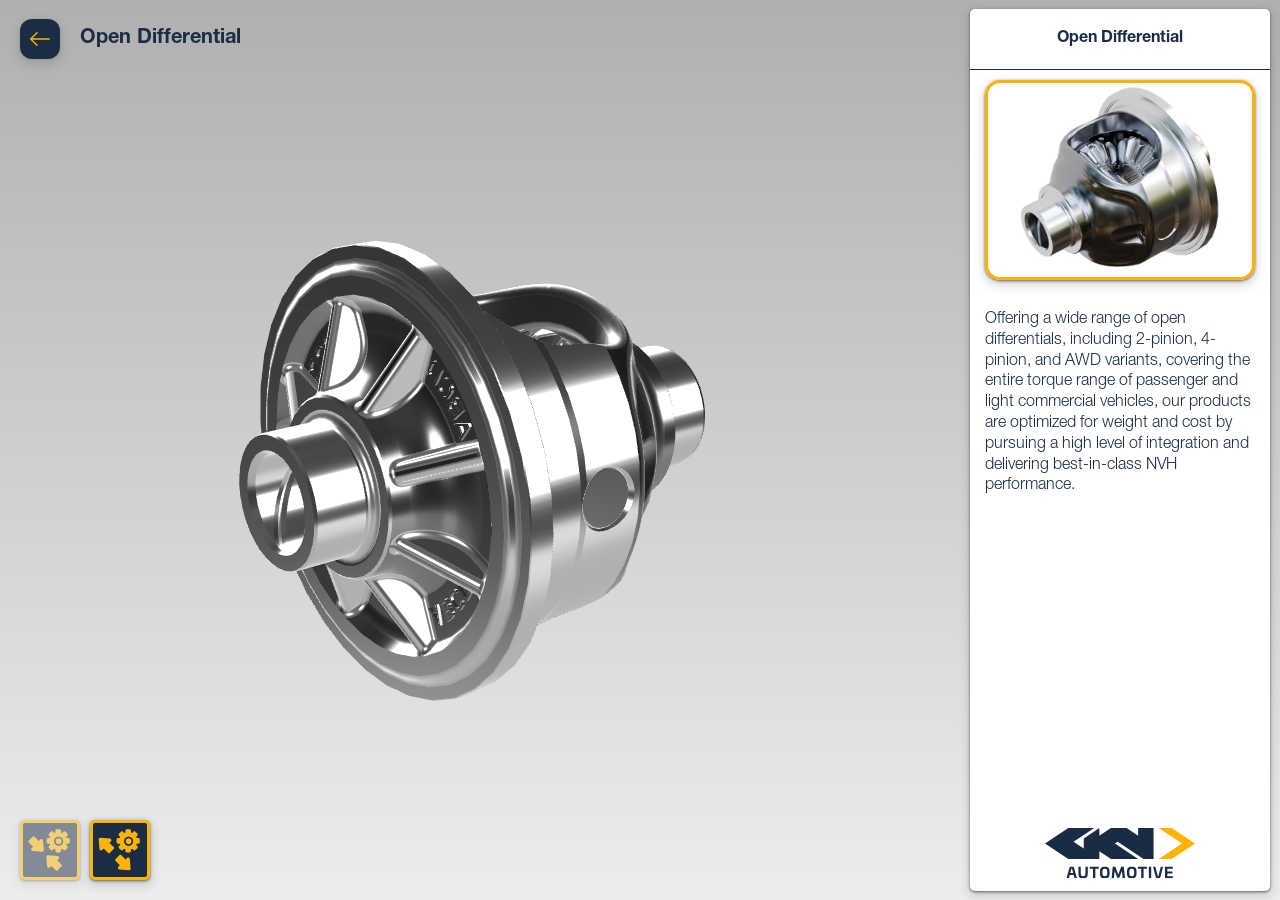
<file: openDifferential.html>
<!doctype html>
<html lang="en">

<head>
    <meta charset="UTF-8" />
    <link rel="icon" type="image/svg+xml" href="./Cheveron_process copy-frei.png" />
    <meta name="viewport" content="width=device-width, initial-scale=1.0" />
    <title>GKN - Open Differential</title>
    <!-- css -->
    <!-- Add Font Awesome CSS -->
    <!-- <link rel="stylesheet" href="style/font-awesome-6-5-1.css"> -->

    <link rel="manifest" href="./manifest.webmanifest">
    <meta name="theme-color" content="#1a1a1a">
    <meta name="mobile-web-app-capable" content="yes">
    <meta name="apple-mobile-web-app-status-bar-style" content="black-translucent">
    
    <!-- Safari/iOS specific meta tags -->
    <meta name="apple-mobile-web-app-capable" content="yes">
    <meta name="apple-mobile-web-app-title" content="GKN 3D">
    <link rel="apple-touch-icon" href="./Icon.png">
    <link rel="apple-touch-startup-image" href="./Icon.png">

  <script type="module" crossorigin src="./assets/openDifferential-_7xwcRdH.js"></script>
  <link rel="modulepreload" crossorigin href="./assets/registerSW-DZd08vq9.js">
  <link rel="modulepreload" crossorigin href="./assets/orientationChengeChecker-BI50UZJ1.js">
  <link rel="stylesheet" crossorigin href="./assets/registerSW-akzN68TD.css">
  <script type="module">import.meta.url;import("_").catch(()=>1);(async function*(){})().next();if(location.protocol!="file:"){window.__vite_is_modern_browser=true}</script>
  <script type="module">!function(){if(window.__vite_is_modern_browser)return;console.warn("vite: loading legacy chunks, syntax error above and the same error below should be ignored");var e=document.getElementById("vite-legacy-polyfill"),n=document.createElement("script");n.src=e.src,n.onload=function(){System.import(document.getElementById('vite-legacy-entry').getAttribute('data-src'))},document.body.appendChild(n)}();</script>
</head>

<body>
    <div id="app">
        <!-- loading spinnerrrrr -->
        <div id="loadingSpinner">
            <div id="loadingSpinnerBorder"></div>
            <div id="loadingPercentages">0%</div>
            <div id="loadingLogo"></div>
        </div>

        <!-- FLIP DEVICE -->
        <div id="orientationScreenContainer">
            <div id="orientationScreenLogo"></div>
            <div id="orientationScreenImg"></div>
            <div id="orientationScreenText">Please rotate your device</div>
        </div>

        <canvas id="renderCanvas"></canvas>

        <a href="./index.html">
            <div id="goToHomeButton"></div>
        </a>

        <div id="modelNameContainer">
            <div id="modelNameText">Open Differential</div>
        </div>

        <div id="productDisplayLogo"></div>

        <!-- actions container -->
        <div id="actionsContainer">
            <div class="actionButton" id="assembleActionButton" style="background-image: url(./icons/assemble3.svg);"></div>
            <div class="actionButton" id="disassembleActionButton" style="background-image: url(./icons/disassemble3.svg);"></div>
        </div>

        <!-- anotations -->
        <div id="anotationVisibilityContainer">
            <div id="anotationVisibilityText">Annotations</div>
            <input type="checkbox" id="anotationVisibilityCheckbox" checked>
        </div>


        <!-- <div id="title">ATOM 2 PRO</div> -->
        <div id="menu-container">
            <div id="menuTittle">
                <!-- <div id="menuTittleIcon"><i id="menuTittleIconFa" class="fa-solid fa-chevron-right"></i></div> -->
                <div id="menuTittleText">Open Differential</div>
            </div>

            <div id="menuContent">
                <div id="menuContentImage"></div>
                <div id="menuContentText"></div>
            </div>

        </div>

        <!-- FPS -->
        <!-- <p id='fps'
    style="position: absolute; bottom: 1vw; right: 20vw; font-size: 40px; color: rgb(255, 255, 255); z-index: 1000;">
    1111</p>
    </div> -->
  <script nomodule>!function(){var e=document,t=e.createElement("script");if(!("noModule"in t)&&"onbeforeload"in t){var n=!1;e.addEventListener("beforeload",(function(e){if(e.target===t)n=!0;else if(!e.target.hasAttribute("nomodule")||!n)return;e.preventDefault()}),!0),t.type="module",t.src=".",e.head.appendChild(t),t.remove()}}();</script>
  <script nomodule crossorigin id="vite-legacy-polyfill" src="./assets/polyfills-legacy-Cq4gPTny.js"></script>
  <script nomodule crossorigin id="vite-legacy-entry" data-src="./assets/openDifferential-legacy-DbIWirAo.js">System.import(document.getElementById('vite-legacy-entry').getAttribute('data-src'))</script>
</body>

</html>
</file>
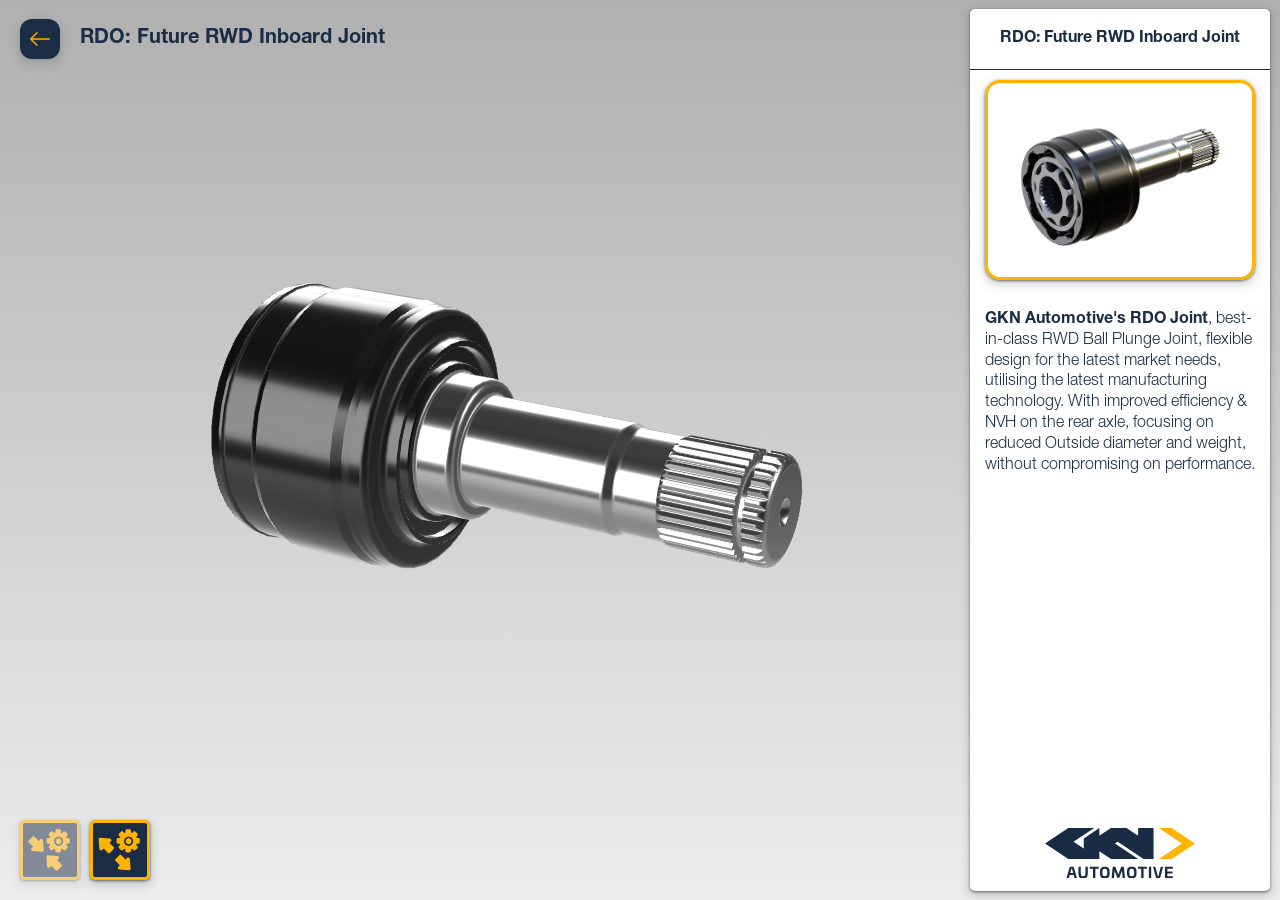
<file: rdo.html>
<!doctype html>
<html lang="en">

<head>
    <meta charset="UTF-8" />
    <link rel="icon" type="image/svg+xml" href="./Cheveron_process copy-frei.png" />
    <meta name="viewport" content="width=device-width, initial-scale=1.0" />
    <title>GKN - RDO: Future RWD Inboard Joint</title>
    <!-- css -->
    <!-- Add Font Awesome CSS -->
    <!-- <link rel="stylesheet" href="style/font-awesome-6-5-1.css"> -->

    <link rel="manifest" href="./manifest.webmanifest">
    <meta name="theme-color" content="#1a1a1a">
    <meta name="mobile-web-app-capable" content="yes">
    <meta name="apple-mobile-web-app-status-bar-style" content="black-translucent">
    
    <!-- Safari/iOS specific meta tags -->
    <meta name="apple-mobile-web-app-capable" content="yes">
    <meta name="apple-mobile-web-app-title" content="GKN 3D">
    <link rel="apple-touch-icon" href="./Icon.png">
    <link rel="apple-touch-startup-image" href="./Icon.png">

  <script type="module" crossorigin src="./assets/atom2Pro-B0VrSB2w.js"></script>
  <link rel="modulepreload" crossorigin href="./assets/registerSW-DZd08vq9.js">
  <link rel="modulepreload" crossorigin href="./assets/orientationChengeChecker-BI50UZJ1.js">
  <link rel="stylesheet" crossorigin href="./assets/registerSW-akzN68TD.css">
  <script type="module">import.meta.url;import("_").catch(()=>1);(async function*(){})().next();if(location.protocol!="file:"){window.__vite_is_modern_browser=true}</script>
  <script type="module">!function(){if(window.__vite_is_modern_browser)return;console.warn("vite: loading legacy chunks, syntax error above and the same error below should be ignored");var e=document.getElementById("vite-legacy-polyfill"),n=document.createElement("script");n.src=e.src,n.onload=function(){System.import(document.getElementById('vite-legacy-entry').getAttribute('data-src'))},document.body.appendChild(n)}();</script>
</head>

<body>
    <div id="app">
        <!-- loading spinnerrrrr -->
        <div id="loadingSpinner">
            <div id="loadingSpinnerBorder"></div>
            <div id="loadingPercentages">0%</div>
            <div id="loadingLogo"></div>
            <!-- <div id="loadingLogo" style="background-image: url(jasperosso_logo_txt_black.svg)"></div> -->
        </div>

        <!-- FLIP DEVICE -->
        <div id="orientationScreenContainer">
            <div id="orientationScreenLogo"></div>
            <div id="orientationScreenImg"></div>
            <div id="orientationScreenText">Please rotate your device</div>
        </div>

        <canvas id="renderCanvas"></canvas>

        <a href="./index.html">
            <div id="goToHomeButton">
                <!-- <i class="fa-solid fa-arrow-left"></i> -->
            </div>
        </a>

        <div id="modelNameContainer">
            <div id="modelNameText">RDO: Future RWD Inboard Joint</div>
        </div>

        <div id="productDisplayLogo"></div>

        <!-- actions container -->
        <div id="actionsContainer">
            <div class="actionButton" id="assembleActionButton" style="background-image: url(./icons/assemble3.svg);"></div>
            <div class="actionButton" id="disassembleActionButton" style="background-image: url(./icons/disassemble3.svg);"></div>
        </div>

        <!-- anotations -->
        <div id="anotationVisibilityContainer">
            <div id="anotationVisibilityText">Annotations</div>
            <input type="checkbox" id="anotationVisibilityCheckbox" checked>
        </div>


        <!-- <div id="title">ATOM 2 PRO</div> -->
        <div id="menu-container">
            <div id="menuTittle">
                <!-- <div id="menuTittleIcon"><i id="menuTittleIconFa" class="fa-solid fa-chevron-right"></i></div> -->
                <div id="menuTittleText">RDO: Future RWD Inboard Joint</div>
            </div>

            <div id="menuContent">
                <div id="menuContentImage"></div>
                <div id="menuContentText"></div>
            </div>

        </div>

        <!-- FPS -->
        <!-- <p id='fps'
    style="position: absolute; bottom: 1vw; right: 20vw; font-size: 40px; color: rgb(255, 255, 255); z-index: 1000;">
    1111</p>
    </div> -->
  <script nomodule>!function(){var e=document,t=e.createElement("script");if(!("noModule"in t)&&"onbeforeload"in t){var n=!1;e.addEventListener("beforeload",(function(e){if(e.target===t)n=!0;else if(!e.target.hasAttribute("nomodule")||!n)return;e.preventDefault()}),!0),t.type="module",t.src=".",e.head.appendChild(t),t.remove()}}();</script>
  <script nomodule crossorigin id="vite-legacy-polyfill" src="./assets/polyfills-legacy-Cq4gPTny.js"></script>
  <script nomodule crossorigin id="vite-legacy-entry" data-src="./assets/atom2Pro-legacy-ChuFLGqT.js">System.import(document.getElementById('vite-legacy-entry').getAttribute('data-src'))</script>
</body>

</html>
</file>
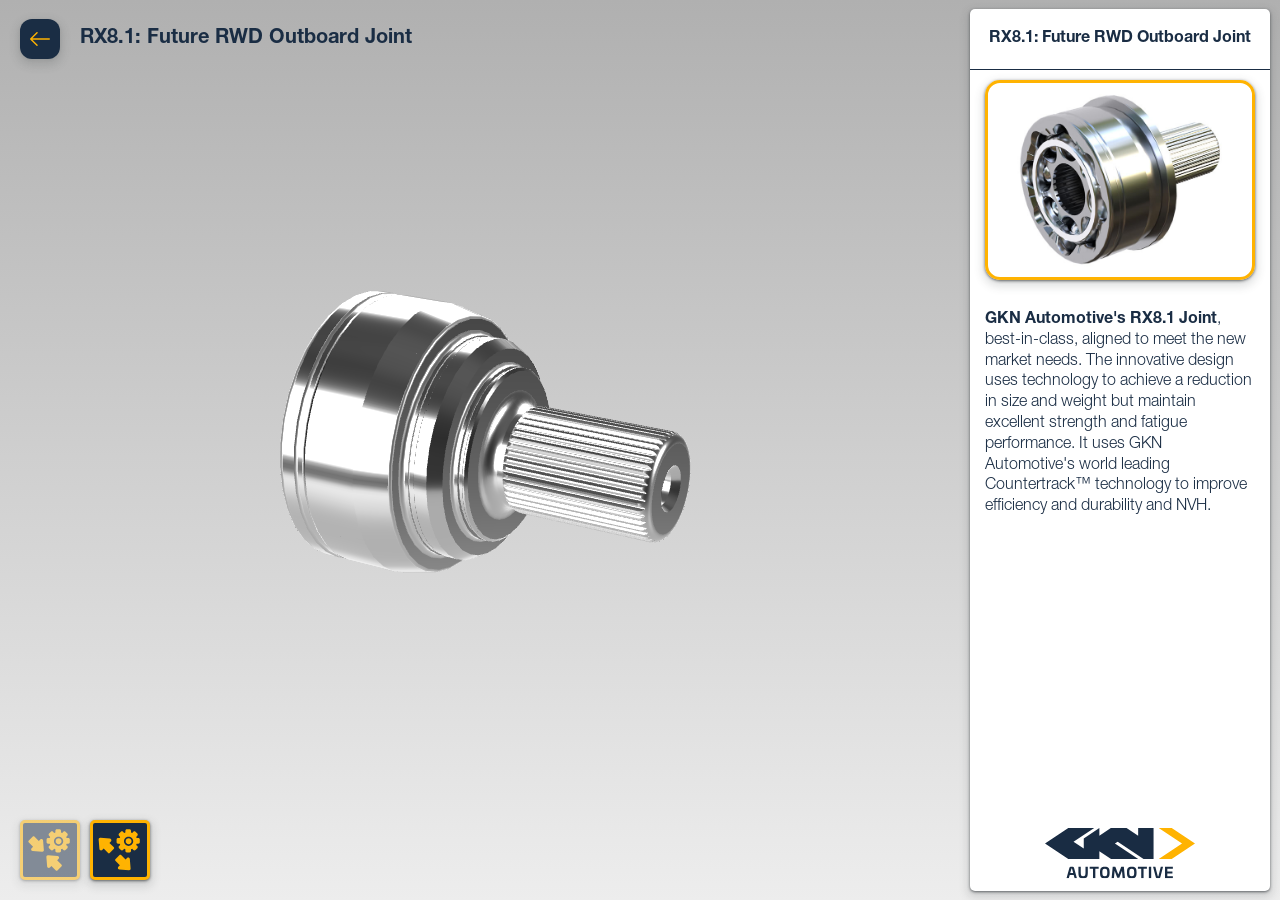
<file: rx8.html>
<!doctype html>
<html lang="en">

<head>
    <meta charset="UTF-8" />
    <link rel="icon" type="image/svg+xml" href="./Cheveron_process copy-frei.png" />
    <meta name="viewport" content="width=device-width, initial-scale=1.0" />
    <title>GKN - RX8.1: Future RWD Outboard Joint</title>
    <!-- css -->
    <!-- Add Font Awesome CSS -->
    <!-- <link rel="stylesheet" href="style/font-awesome-6-5-1.css"> -->

    <link rel="manifest" href="./manifest.webmanifest">
    <meta name="theme-color" content="#1a1a1a">
    <meta name="mobile-web-app-capable" content="yes">
    <meta name="apple-mobile-web-app-status-bar-style" content="black-translucent">
    
    <!-- Safari/iOS specific meta tags -->
    <meta name="apple-mobile-web-app-capable" content="yes">
    <meta name="apple-mobile-web-app-title" content="GKN 3D">
    <link rel="apple-touch-icon" href="./Icon.png">
    <link rel="apple-touch-startup-image" href="./Icon.png">

  <script type="module" crossorigin src="./assets/rx8-Cn2EVvA0.js"></script>
  <link rel="modulepreload" crossorigin href="./assets/registerSW-DZd08vq9.js">
  <link rel="modulepreload" crossorigin href="./assets/orientationChengeChecker-BI50UZJ1.js">
  <link rel="stylesheet" crossorigin href="./assets/registerSW-akzN68TD.css">
  <script type="module">import.meta.url;import("_").catch(()=>1);(async function*(){})().next();if(location.protocol!="file:"){window.__vite_is_modern_browser=true}</script>
  <script type="module">!function(){if(window.__vite_is_modern_browser)return;console.warn("vite: loading legacy chunks, syntax error above and the same error below should be ignored");var e=document.getElementById("vite-legacy-polyfill"),n=document.createElement("script");n.src=e.src,n.onload=function(){System.import(document.getElementById('vite-legacy-entry').getAttribute('data-src'))},document.body.appendChild(n)}();</script>
</head>

<body>
    <div id="app">
        <!-- loading spinnerrrrr -->
        <div id="loadingSpinner">
            <div id="loadingSpinnerBorder"></div>
            <div id="loadingPercentages">0%</div>
            <div id="loadingLogo"></div>
            <!-- <div id="loadingLogo" style="background-image: url(jasperosso_logo_txt_black.svg)"></div> -->
        </div>

        <!-- FLIP DEVICE -->
        <div id="orientationScreenContainer">
            <div id="orientationScreenLogo"></div>
            <div id="orientationScreenImg"></div>
            <div id="orientationScreenText">Please rotate your device</div>
        </div>

        <canvas id="renderCanvas"></canvas>

        <a href="./index.html">
            <div id="goToHomeButton">
                <!-- <i class="fa-solid fa-arrow-left"></i> -->
            </div>
        </a>

        <div id="modelNameContainer">
            <div id="modelNameText">RX8.1: Future RWD Outboard Joint</div>
        </div>

        <div id="productDisplayLogo"></div>

        <!-- actions container -->
        <div id="actionsContainer">
            <div class="actionButton" id="assembleActionButton" style="background-image: url(./icons/assemble3.svg);"></div>
            <div class="actionButton" id="disassembleActionButton" style="background-image: url(./icons/disassemble3.svg);"></div>
        </div>

        <!-- anotations -->
        <div id="anotationVisibilityContainer">
            <div id="anotationVisibilityText">Annotations</div>
            <input type="checkbox" id="anotationVisibilityCheckbox" checked>
        </div>


        <!-- <div id="title">ATOM 2 PRO</div> -->
        <div id="menu-container">
            <div id="menuTittle">
                <!-- <div id="menuTittleIcon"><i id="menuTittleIconFa" class="fa-solid fa-chevron-right"></i></div> -->
                <div id="menuTittleText" style="font-size: 16px;">RX8.1: Future RWD Outboard Joint</div>
            </div>

            <div id="menuContent">
                <div id="menuContentImage"></div>
                <div id="menuContentText"></div>
            </div>

        </div>

        <!-- FPS -->
        <!-- <p id='fps'
    style="position: absolute; bottom: 1vw; right: 20vw; font-size: 40px; color: rgb(255, 255, 255); z-index: 1000;">
    1111</p>
    </div> -->
  <script nomodule>!function(){var e=document,t=e.createElement("script");if(!("noModule"in t)&&"onbeforeload"in t){var n=!1;e.addEventListener("beforeload",(function(e){if(e.target===t)n=!0;else if(!e.target.hasAttribute("nomodule")||!n)return;e.preventDefault()}),!0),t.type="module",t.src=".",e.head.appendChild(t),t.remove()}}();</script>
  <script nomodule crossorigin id="vite-legacy-polyfill" src="./assets/polyfills-legacy-Cq4gPTny.js"></script>
  <script nomodule crossorigin id="vite-legacy-entry" data-src="./assets/rx8-legacy-CmJSGNMs.js">System.import(document.getElementById('vite-legacy-entry').getAttribute('data-src'))</script>
</body>

</html>
</file>
<file: assets/registerSW-akzN68TD.css>
html,body,div,span,applet,object,iframe,h1,h2,h3,h4,h5,h6,p,blockquote,pre,a,abbr,acronym,address,big,cite,code,del,dfn,em,img,ins,kbd,q,s,samp,small,strike,strong,sub,sup,tt,var,b,u,i,center,dl,dt,dd,ol,ul,li,fieldset,form,label,legend,table,caption,tbody,tfoot,thead,tr,th,td,article,aside,canvas,details,embed,figure,figcaption,footer,header,hgroup,menu,nav,output,ruby,section,summary,time,mark,audio,video{margin:0;padding:0;border:0;font-size:100%;font:inherit;vertical-align:baseline;text-decoration:none}article,aside,details,figcaption,figure,footer,header,hgroup,menu,nav,section{display:block}body{line-height:1;box-sizing:border-box}ol,ul{list-style:none}blockquote,q{quotes:none}blockquote:before,blockquote:after,q:before,q:after{content:"";content:none}table{border-collapse:collapse;border-spacing:0}body::-webkit-scrollbar{width:0}@font-face{font-family:Helvetica Light;src:local("Helvetica Light"),local("Helvetica-Light"),url(../fonts/HelveticaNeueLTStd-Lt.otf) format("opentype");font-style:normal}@font-face{font-family:Helvetica Bold;src:local("Helvetica Bold"),local("Helvetica-Bold"),url(../fonts/HelveticaNeueLTStd-Bd.otf) format("opentype");font-style:normal}:root{--primary-color: #1a2d44;--secondary-color: #ffffff;--tertiary-color: #ffb301;--quaternary-color: #c5cfdb;--primary-font-style: "Helvetica Bold", sans-serif;--secondary-font-style: "Helvetica Light", sans-serif}body{overflow:hidden;-webkit-touch-callout:none;-webkit-user-select:none;-khtml-user-select:none;-moz-user-select:none;-ms-user-select:none;user-select:none;-webkit-tap-highlight-color:rgba(0,0,0,0)}#app{width:100vw;height:100vh;background:#ededed;background:-webkit-linear-gradient(0deg,#ededed 0%,#b0b0b0 100%);background:linear-gradient(0deg,#ededed,#b0b0b0)}#renderCanvas{width:calc(100% - 310px);height:100%;position:absolute;top:0;left:0;touch-action:none;-webkit-tap-highlight-color:rgba(255,255,255,0)!important;-webkit-focus-ring-color:rgba(255,255,255,0)!important;outline:none!important}#loadingSpinner{position:fixed;top:0;left:0;width:100%;height:100%;background-color:#fff;z-index:9999;display:flex;justify-content:center;align-items:center;flex-direction:column}#loadingSpinnerBorder{border:4px solid rgba(255,255,255,.1);width:50px;height:50px;border-radius:50%;border-left-color:var(--primary-color);animation:spin 1s linear infinite;position:absolute}@keyframes spin{0%{transform:rotate(0)}to{transform:rotate(360deg)}}#loadingPercentages{color:var(--primary-color);font-weight:900;font-size:13px;position:absolute;font-family:var(--primary-font-style)}#loadingLogo{margin-top:170px;width:180px;height:100px;background-size:100%;background-repeat:no-repeat;background-position:center;background-image:url(../gkn-au-stacked.svg)}#orientationScreenContainer{position:absolute;top:0;left:0;width:100%;height:100%;z-index:9999;background-color:#fff;font-family:var(--primary-font-style);color:var(--primary-color);font-size:25px;font-weight:600;display:flex;align-items:center;justify-content:center;flex-direction:column;display:none}#orientationScreenLogo{width:200px;height:100px;background-size:100%;background-repeat:no-repeat;background-position:center;background-image:url(../gkn-au-stacked.svg)}#orientationScreenImg{width:200px;height:200px;padding-bottom:70px;background-size:100%;background-repeat:no-repeat;background-position:center;background-image:url(../icons/rotate-smartphone.svg)}#title{color:var(--primary-color);font-weight:700;font-size:36px;position:absolute;top:1vw;right:5vw;overflow:hidden;font-family:var(--primary-font-style)}#goToHomeButton{width:40px;height:40px;background-color:var(--primary-color);background-size:50%;background-repeat:no-repeat;background-position:center;background-image:url(../icons/left-arrow.svg);border-radius:12px;position:absolute;top:calc(1vh + 10px);left:20px;overflow:hidden;box-shadow:rgba(60,64,67,.1) 0 1px 3px,rgba(60,64,67,.15) 0 4px 8px 3px;display:flex;align-items:center;justify-content:center;cursor:pointer}#modelNameContainer{position:absolute;height:40px;top:calc(1vh + 10px);left:80px;display:flex;align-items:center;justify-content:center;font-size:20px;font-weight:600;color:var(--primary-color);font-family:var(--primary-font-style)}#productDisplayLogo{width:150px;height:75px;background-size:100%;background-repeat:no-repeat;background-position:center;background-image:url(../gkn-au-stacked.svg);position:absolute;bottom:10px;right:85px;z-index:101}#actionsContainer{position:absolute;bottom:20px;left:20px;display:flex;align-items:center;justify-content:start}.actionButton{width:60px;height:60px;background-color:var(--primary-color);border-radius:5px;border:3px solid var(--tertiary-color);box-sizing:border-box;box-shadow:rgba(60,64,67,.8) 0 1px 3px,rgba(60,64,67,.15) 0 4px 8px 3px;margin-right:10px;background-size:80%;background-repeat:no-repeat;background-position:center;cursor:pointer}#anotationVisibilityContainer{position:absolute;bottom:20px;left:160px;width:160px;height:60px;background-color:var(--primary-color);border-radius:5px;box-shadow:rgba(60,64,67,.8) 0 1px 3px,rgba(60,64,67,.15) 0 4px 8px 3px;border:3px solid var(--tertiary-color);box-sizing:border-box;display:flex;align-items:center;justify-content:space-between;padding:0 20px;display:none}#anotationVisibilityText{color:var(--tertiary-color);font-family:var(--secondary-font-style);font-size:16px}#anotationVisibilityCheckbox{width:20px;height:20px;cursor:pointer;accent-color:var(--tertiary-color)}#menu-container{position:absolute;z-index:100;width:300px;height:98vh;margin-top:1vh;background-color:#fff;right:10px;display:flex;flex-direction:column;align-items:center;box-shadow:rgba(60,64,67,.8) 0 1px 3px,rgba(60,64,67,.15) 0 4px 8px 3px;border-radius:5px;transition:width .3s ease-in-out;overflow:hidden}#menuTittle{width:100%;height:60px;font-size:20px;font-weight:600;color:var(--primary-color);font-family:var(--primary-font-style);border-bottom:1px solid var(--primary-color);display:flex;align-items:center;justify-content:center;overflow:hidden;transition:justify-content 1s ease-in-out}#menuTittleText{font-size:16px;font-weight:600;color:var(--primary-color);font-family:var(--primary-font-style);text-align:center;width:90%}.menu-button{width:90%;height:50px;background-color:#fff;display:flex;align-items:center;justify-content:right;font-size:16px;font-weight:400;color:var(--primary-color);font-family:var(--primary-font-style);cursor:pointer;letter-spacing:.25px;border-bottom:1px solid #c2c2c2}.menu-button-icon{display:flex;align-items:center;justify-content:center;width:35px;height:35px;background-size:100%;background-repeat:no-repeat;background-position:center;margin:0 10px}#menuContent{width:90%;padding:10px;display:flex;flex-direction:column;align-items:center}#menuContentImage{width:270px;height:200px;margin-bottom:30px;border-radius:15px;background-size:80%;background-repeat:no-repeat;background-position:center;box-shadow:rgba(60,64,67,.8) 0 1px 3px,rgba(60,64,67,.15) 0 4px 8px 3px;border:3px solid var(--tertiary-color);box-sizing:border-box;overflow:hidden}#menuContentText{width:100%;font-size:16px;font-weight:300;color:var(--primary-color);font-family:var(--secondary-font-style);line-height:1.3}#menuContentText li{margin-bottom:10px;list-style-type:disc}#playVideoContainer{width:100%;height:100%;z-index:102;background-color:#000;overflow:hidden;display:none}#playVideoVideo{width:100%;height:100%;object-fit:contain}
</file>
<file: assets/index-C89SPotJ.css>
body{overflow:auto}#app-home{width:100vw;height:auto;overflow:hidden;-webkit-touch-callout:none;-webkit-user-select:none;-khtml-user-select:none;-moz-user-select:none;-ms-user-select:none;user-select:none;-webkit-tap-highlight-color:rgba(0,0,0,0)}#heading{width:100vw;height:80px;display:flex;justify-content:space-between;align-items:center;box-shadow:rgba(0,0,0,.1) 0 1px 3px,rgba(0,0,0,.15) 0 4px 8px 3px;position:fixed;top:0;left:0;z-index:1000;background-color:#fff}#logo{width:160px;height:80px;background-image:url(../gkn-au-stacked.svg);background-size:contain;background-repeat:no-repeat;background-position:center;margin-left:5vw}#homeTitle{font-size:25px;height:100%;display:flex;align-items:center;font-weight:600;margin-right:5vw;font-family:var(--primary-font-style);color:var(--primary-color)}#devicesContainer{width:100vw;margin-top:15vh;min-height:85vh;display:flex;flex-direction:column;box-shadow:rgba(0,0,0,.1) 0 1px 3px,rgba(0,0,0,.15) 0 4px 8px 3px;position:relative}#devicesTitle{font-size:1.5vw;height:10vh;display:flex;align-items:center;font-weight:600;margin-left:5vw;font-family:var(--primary-font-style);color:var(--primary-color)}#devicesListContainer{width:100vw;margin-top:-2.5vw;height:auto;display:flex;flex-wrap:wrap;overflow-y:auto;padding-bottom:5vw}a{margin-left:4vw;margin-top:4vw}.deviceContainer{width:20vw;height:20vw;background-color:var(--secondary-color);box-shadow:rgba(0,0,0,.1) 0 1px 3px,rgba(0,0,0,.15) 0 4px 8px 3px;display:flex;flex-direction:column;align-items:center;justify-content:center;text-align:center;cursor:pointer;border-radius:5px}.deviceImage{width:80%;height:80%;background-size:contain;background-repeat:no-repeat;background-position:center}#rdoImage{background-image:url(../images/rdo/rdoMain.jpg)}#openDifferentialImage{background-image:url(../images/openDifferential/openDifMain.jpg)}#rx8Image{background-image:url(../images/rx81/rx81Main.jpg)}#etmImage{background-image:url(../images/etm/etmMain.jpg)}#eddImage{background-image:url(../images/edd/eddMain.jpg)}#do3Image{background-image:url(../images/do3/do3Main.jpg)}#sx8Image{background-image:url(../images/sx8asm/sx8asmMain.jpg)}#aslsdImage{background-image:url(../images/aslsd/aslsdMain.jpg)}#edlImage{background-image:url(../images/edl/edlMain.jpg)}.deviceName{width:100%;font-size:1vw;font-weight:900;font-family:var(--primary-font-style);color:var(--primary-color);margin:1vw 0}@media screen and (orientation: portrait){#heading{height:80px}#logo{width:160px;height:80px;margin-left:20px}#homeTitle{font-size:25px;height:100%;margin-left:20px}#devicesContainer{margin-top:120px;min-height:calc(100vh - 80px)}#devicesTitle{font-size:25px;height:100px;margin-left:20px}#devicesListContainer{width:100vw;margin-top:-20px;padding-bottom:20px}}
</file>
<file: assets/style-BDjtOpyY.css>
html,body,div,span,applet,object,iframe,h1,h2,h3,h4,h5,h6,p,blockquote,pre,a,abbr,acronym,address,big,cite,code,del,dfn,em,img,ins,kbd,q,s,samp,small,strike,strong,sub,sup,tt,var,b,u,i,center,dl,dt,dd,ol,ul,li,fieldset,form,label,legend,table,caption,tbody,tfoot,thead,tr,th,td,article,aside,canvas,details,embed,figure,figcaption,footer,header,hgroup,menu,nav,output,ruby,section,summary,time,mark,audio,video{margin:0;padding:0;border:0;font-size:100%;font:inherit;vertical-align:baseline;text-decoration:none}article,aside,details,figcaption,figure,footer,header,hgroup,menu,nav,section{display:block}body{line-height:1;box-sizing:border-box}ol,ul{list-style:none}blockquote,q{quotes:none}blockquote:before,blockquote:after,q:before,q:after{content:"";content:none}table{border-collapse:collapse;border-spacing:0}body::-webkit-scrollbar{width:0}@font-face{font-family:Helvetica Light;src:local("Helvetica Light"),local("Helvetica-Light"),url(../fonts/HelveticaNeueLTStd-Lt.otf) format("opentype");font-style:normal}@font-face{font-family:Helvetica Bold;src:local("Helvetica Bold"),local("Helvetica-Bold"),url(../fonts/HelveticaNeueLTStd-Bd.otf) format("opentype");font-style:normal}:root{--primary-color: #1a2d44;--secondary-color: #ffffff;--tertiary-color: #ffb301;--quaternary-color: #c5cfdb;--primary-font-style: "Helvetica Bold", sans-serif;--secondary-font-style: "Helvetica Light", sans-serif}body{overflow:hidden;-webkit-touch-callout:none;-webkit-user-select:none;-khtml-user-select:none;-moz-user-select:none;-ms-user-select:none;user-select:none;-webkit-tap-highlight-color:rgba(0,0,0,0)}#app{width:100vw;height:100vh;background:#ededed;background:-webkit-linear-gradient(0deg,#ededed 0%,#b0b0b0 100%);background:linear-gradient(0deg,#ededed,#b0b0b0)}#renderCanvas{width:calc(100% - 310px);height:100%;position:absolute;top:0;left:0;touch-action:none;-webkit-tap-highlight-color:rgba(255,255,255,0)!important;-webkit-focus-ring-color:rgba(255,255,255,0)!important;outline:none!important}#loadingSpinner{position:fixed;top:0;left:0;width:100%;height:100%;background-color:#fff;z-index:9999;display:flex;justify-content:center;align-items:center;flex-direction:column}#loadingSpinnerBorder{border:4px solid rgba(255,255,255,.1);width:50px;height:50px;border-radius:50%;border-left-color:var(--primary-color);animation:spin 1s linear infinite;position:absolute}@keyframes spin{0%{transform:rotate(0)}to{transform:rotate(360deg)}}#loadingPercentages{color:var(--primary-color);font-weight:900;font-size:13px;position:absolute;font-family:var(--primary-font-style)}#loadingLogo{margin-top:170px;width:180px;height:100px;background-size:100%;background-repeat:no-repeat;background-position:center;background-image:url(../gkn-au-stacked.svg)}#orientationScreenContainer{position:absolute;top:0;left:0;width:100%;height:100%;z-index:9999;background-color:#fff;font-family:var(--primary-font-style);color:var(--primary-color);font-size:25px;font-weight:600;display:flex;align-items:center;justify-content:center;flex-direction:column;display:none}#orientationScreenLogo{width:200px;height:100px;background-size:100%;background-repeat:no-repeat;background-position:center;background-image:url(../gkn-au-stacked.svg)}#orientationScreenImg{width:200px;height:200px;padding-bottom:70px;background-size:100%;background-repeat:no-repeat;background-position:center;background-image:url(../icons/rotate-smartphone.svg)}#title{color:var(--primary-color);font-weight:700;font-size:36px;position:absolute;top:1vw;right:5vw;overflow:hidden;font-family:var(--primary-font-style)}#goToHomeButton{width:40px;height:40px;background-color:var(--primary-color);border-radius:12px;position:absolute;top:calc(1vh + 10px);left:20px;overflow:hidden;box-shadow:rgba(60,64,67,.1) 0 1px 3px,rgba(60,64,67,.15) 0 4px 8px 3px;display:flex;align-items:center;justify-content:center;cursor:pointer}#goToHomeButton i{color:var(--tertiary-color);font-size:20px;overflow:hidden}#modelNameContainer{position:absolute;height:40px;top:calc(1vh + 10px);left:80px;display:flex;align-items:center;justify-content:center;font-size:20px;font-weight:600;color:var(--primary-color);font-family:var(--primary-font-style)}#productDisplayLogo{width:150px;height:75px;background-size:100%;background-repeat:no-repeat;background-position:center;background-image:url(../gkn-au-stacked.svg);position:absolute;bottom:10px;right:85px;z-index:101}#actionsContainer{position:absolute;bottom:20px;left:20px;display:flex;align-items:center;justify-content:start}.actionButton{width:60px;height:60px;background-color:var(--primary-color);border-radius:5px;border:3px solid var(--tertiary-color);box-sizing:border-box;box-shadow:rgba(60,64,67,.8) 0 1px 3px,rgba(60,64,67,.15) 0 4px 8px 3px;margin-right:10px;background-size:80%;background-repeat:no-repeat;background-position:center;cursor:pointer}#anotationVisibilityContainer{position:absolute;bottom:20px;left:160px;width:160px;height:60px;background-color:var(--primary-color);border-radius:5px;box-shadow:rgba(60,64,67,.8) 0 1px 3px,rgba(60,64,67,.15) 0 4px 8px 3px;border:3px solid var(--tertiary-color);box-sizing:border-box;display:flex;align-items:center;justify-content:space-between;padding:0 20px;display:none}#anotationVisibilityText{color:var(--tertiary-color);font-family:var(--secondary-font-style);font-size:16px}#anotationVisibilityCheckbox{width:20px;height:20px;cursor:pointer;accent-color:var(--tertiary-color)}#menu-container{position:absolute;z-index:100;width:300px;height:98vh;margin-top:1vh;background-color:#fff;right:10px;display:flex;flex-direction:column;align-items:center;box-shadow:rgba(60,64,67,.8) 0 1px 3px,rgba(60,64,67,.15) 0 4px 8px 3px;border-radius:5px;transition:width .3s ease-in-out;overflow:hidden}#menuTittle{width:100%;height:60px;font-size:20px;font-weight:600;color:var(--primary-color);font-family:var(--primary-font-style);border-bottom:1px solid var(--primary-color);display:flex;align-items:center;justify-content:center;overflow:hidden;transition:justify-content 1s ease-in-out}#menuTittleText{font-size:16px;font-weight:600;color:var(--primary-color);font-family:var(--primary-font-style);text-align:center;width:90%}.menu-button{width:90%;height:50px;background-color:#fff;display:flex;align-items:center;justify-content:right;font-size:16px;font-weight:400;color:var(--primary-color);font-family:var(--primary-font-style);cursor:pointer;letter-spacing:.25px;border-bottom:1px solid #c2c2c2}.menu-button-icon{display:flex;align-items:center;justify-content:center;width:35px;height:35px;background-size:100%;background-repeat:no-repeat;background-position:center;margin:0 10px}#menuContent{width:90%;padding:10px;display:flex;flex-direction:column;align-items:center}#menuContentImage{width:270px;height:200px;margin-bottom:30px;border-radius:15px;background-size:80%;background-repeat:no-repeat;background-position:center;box-shadow:rgba(60,64,67,.8) 0 1px 3px,rgba(60,64,67,.15) 0 4px 8px 3px;border:3px solid var(--tertiary-color);box-sizing:border-box;overflow:hidden}#menuContentText{width:100%;font-size:16px;font-weight:300;color:var(--primary-color);font-family:var(--secondary-font-style);line-height:1.3}#menuContentText li{margin-bottom:10px;list-style-type:disc}#playVideoContainer{width:100%;height:100%;z-index:102;background-color:#000;overflow:hidden;display:none}#playVideoVideo{width:100%;height:100%;object-fit:contain}
</file>
